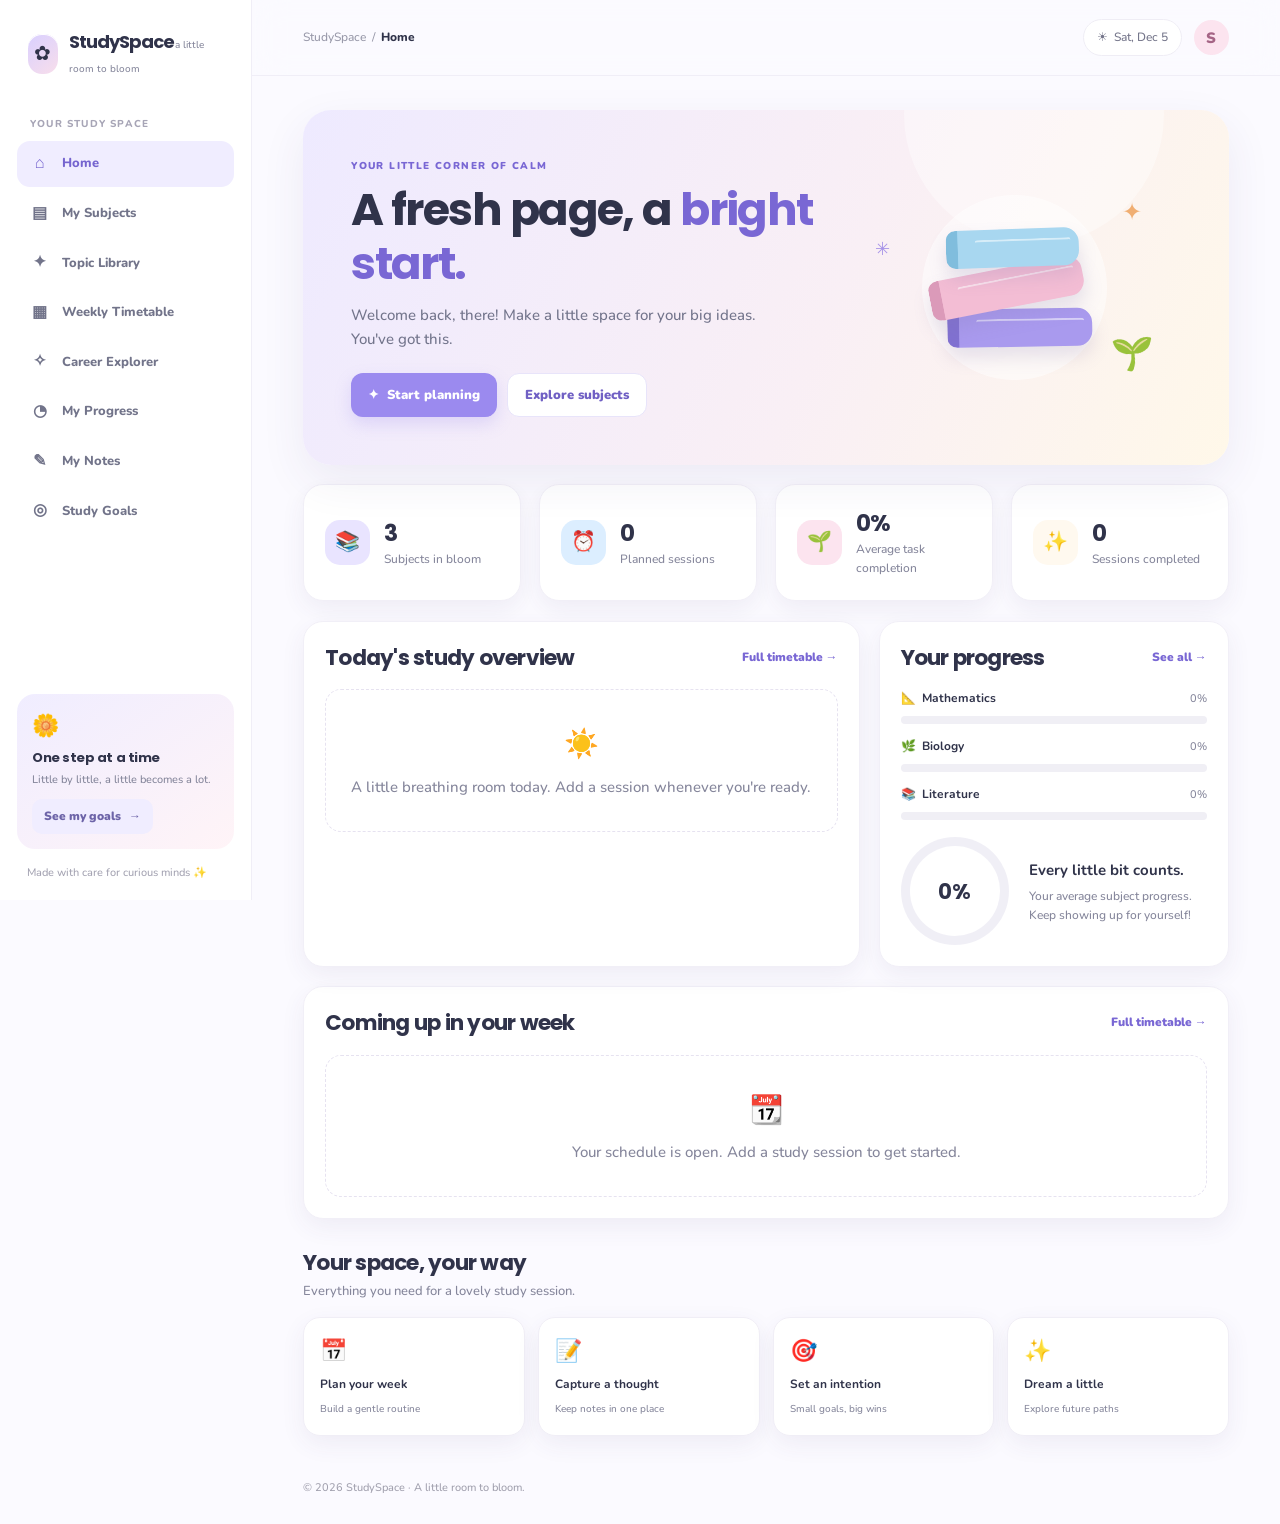
<file: index.html>
<!doctype html>
<html lang="en">
<head>
  <meta charset="utf-8">
  <meta name="viewport" content="width=device-width, initial-scale=1">
  <meta name="theme-color" content="#f8f6ff">
  <meta name="description" content="Your gentle space to plan, learn, and grow.">
  <title>StudySpace — your study, in bloom</title>
  <link rel="preconnect" href="https://fonts.googleapis.com">
  <link rel="preconnect" href="https://fonts.gstatic.com" crossorigin>
  <link href="https://fonts.googleapis.com/css2?family=Nunito:wght@400;500;600;700;800&family=Poppins:wght@500;600;700;800&display=swap" rel="stylesheet">
  <link rel="stylesheet" href="styles.css">
  <script src="app.js" defer></script>
</head>
<body data-page="home"><div id="app"></div></body>
</html>
</file>
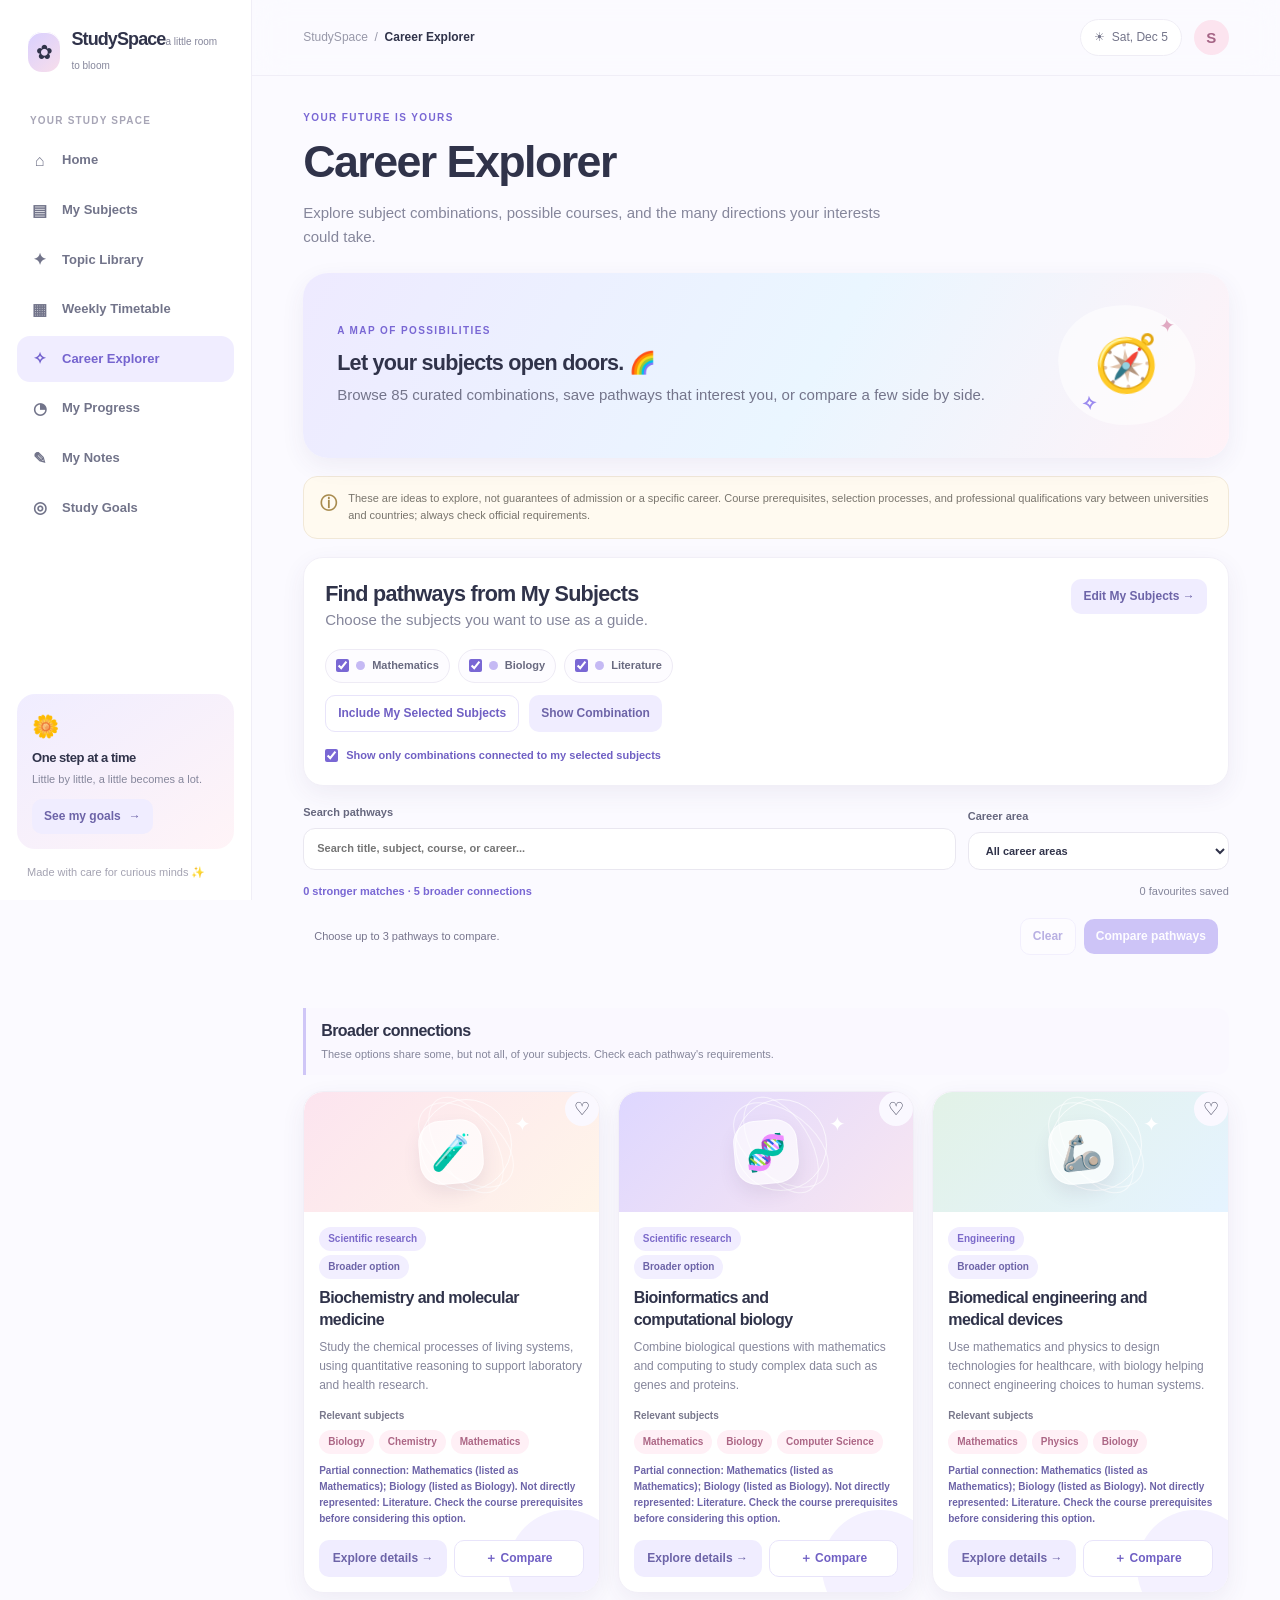
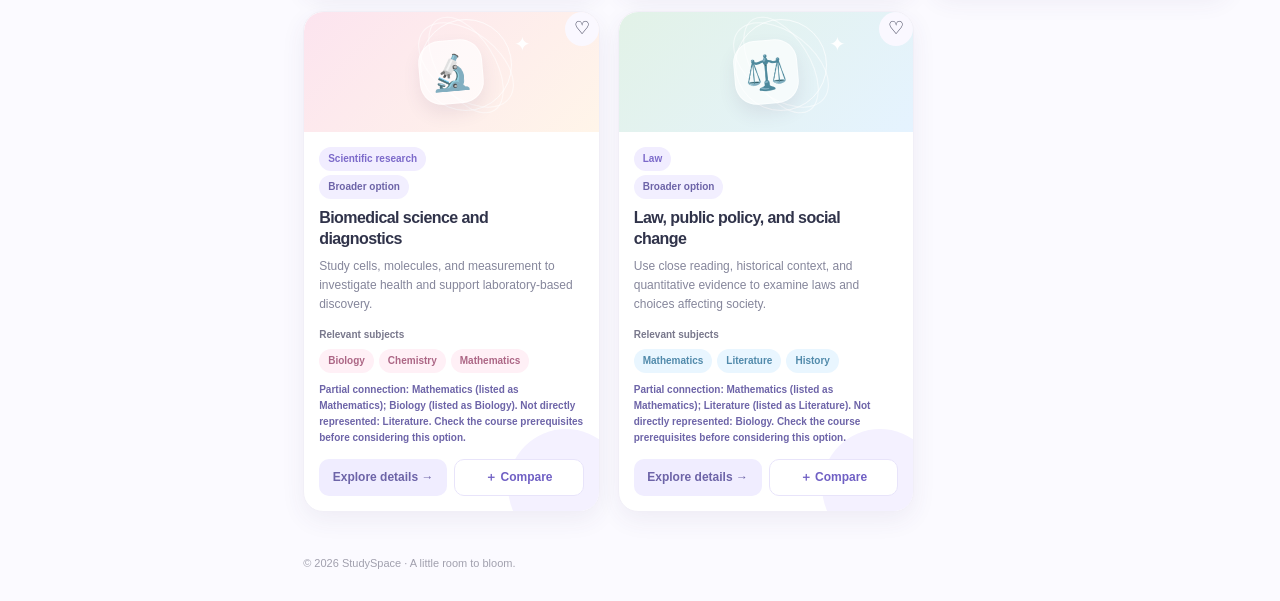
<file: careers.html>
<!doctype html>
<html lang="en"><head><meta charset="utf-8"><meta name="viewport" content="width=device-width, initial-scale=1"><meta name="theme-color" content="#f8f6ff"><title>Career Explorer — StudySpace</title><link rel="preconnect" href="https://fonts.googleapis.com"><link rel="preconnect" href="https://fonts.gstatic.com" crossorigin><link rel="stylesheet" href="styles.css"><script src="career-pathways.js" defer></script><script src="app.js" defer></script></head><body data-page="careers"><div id="app"></div></body></html>
</file>
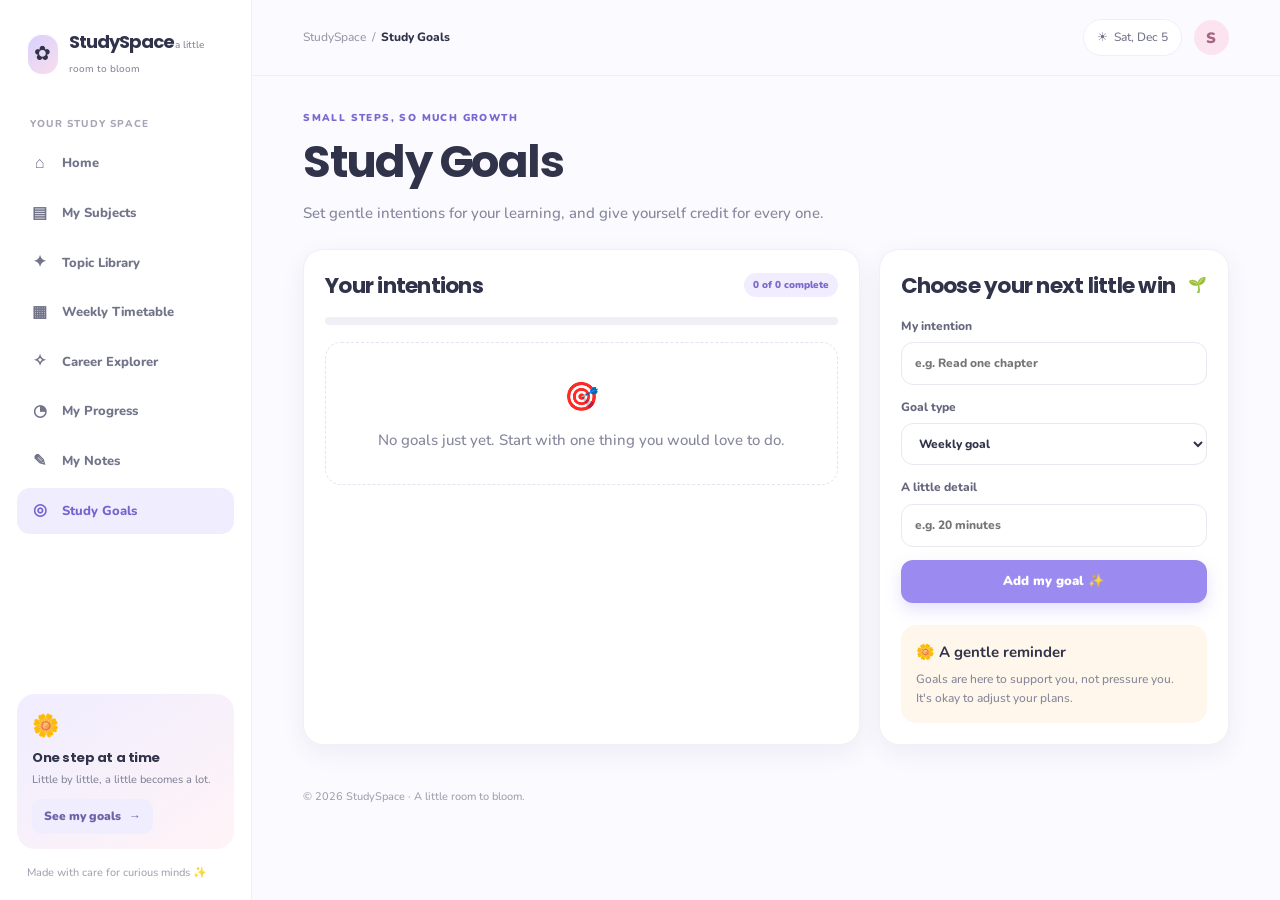
<file: goals.html>
<!doctype html>
<html lang="en"><head><meta charset="utf-8"><meta name="viewport" content="width=device-width, initial-scale=1"><meta name="theme-color" content="#f8f6ff"><title>Study Goals — StudySpace</title><link rel="preconnect" href="https://fonts.googleapis.com"><link rel="preconnect" href="https://fonts.gstatic.com" crossorigin><link href="https://fonts.googleapis.com/css2?family=Nunito:wght@400;500;600;700;800&family=Poppins:wght@500;600;700;800&display=swap" rel="stylesheet"><link rel="stylesheet" href="styles.css"><script src="app.js" defer></script></head><body data-page="goals"><div id="app"></div></body></html>
</file>
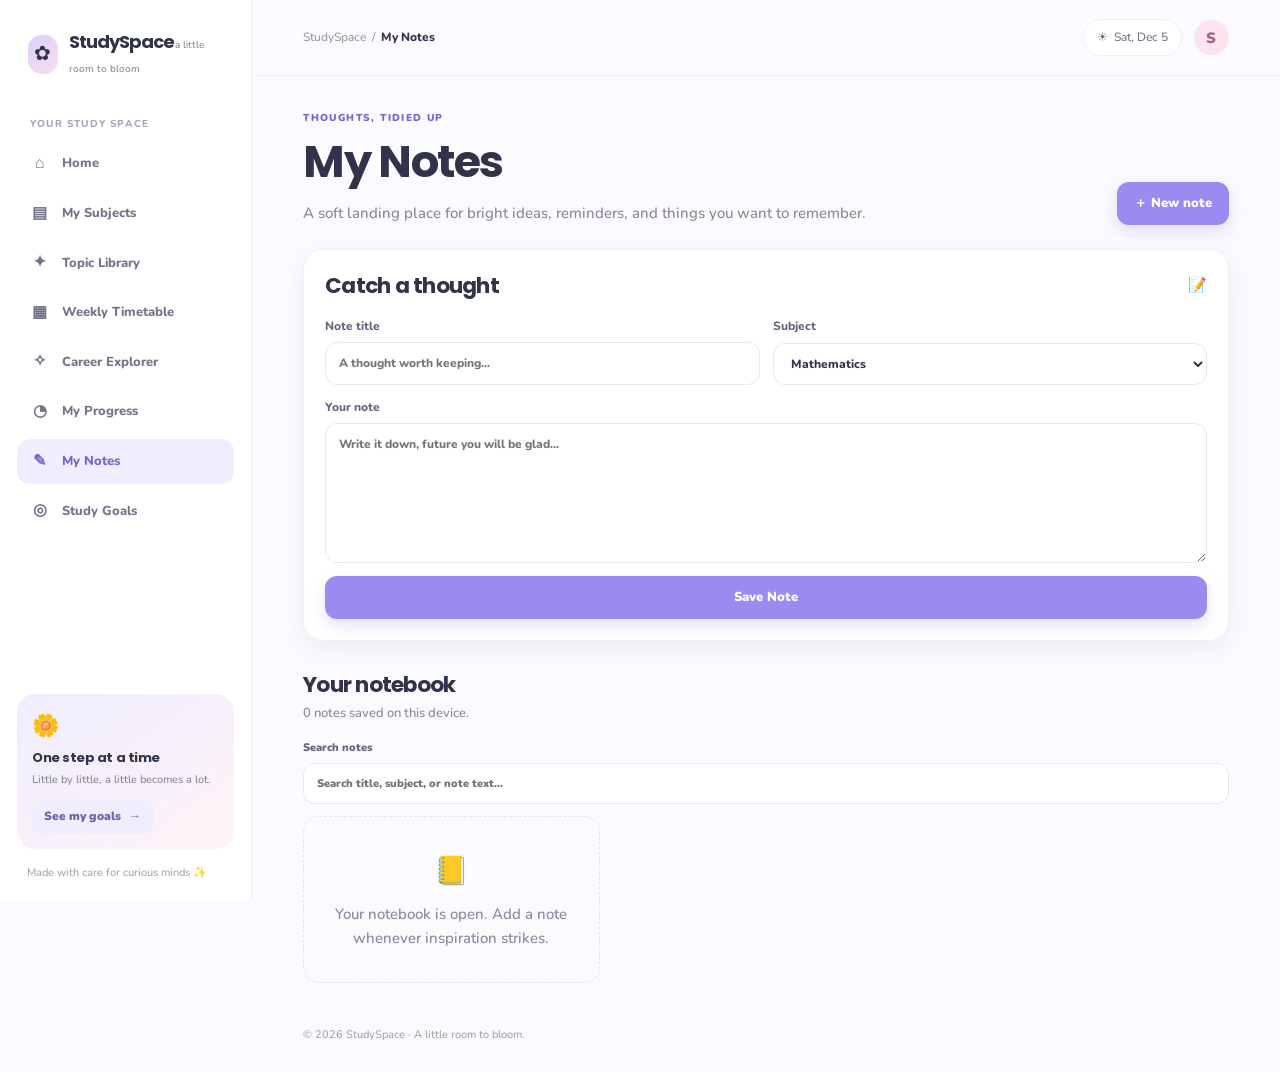
<file: notes.html>
<!doctype html>
<html lang="en"><head><meta charset="utf-8"><meta name="viewport" content="width=device-width, initial-scale=1"><meta name="theme-color" content="#f8f6ff"><title>My Notes — StudySpace</title><link rel="preconnect" href="https://fonts.googleapis.com"><link rel="preconnect" href="https://fonts.gstatic.com" crossorigin><link href="https://fonts.googleapis.com/css2?family=Nunito:wght@400;500;600;700;800&family=Poppins:wght@500;600;700;800&display=swap" rel="stylesheet"><link rel="stylesheet" href="styles.css"><script src="app.js" defer></script></head><body data-page="notes"><div id="app"></div></body></html>
</file>
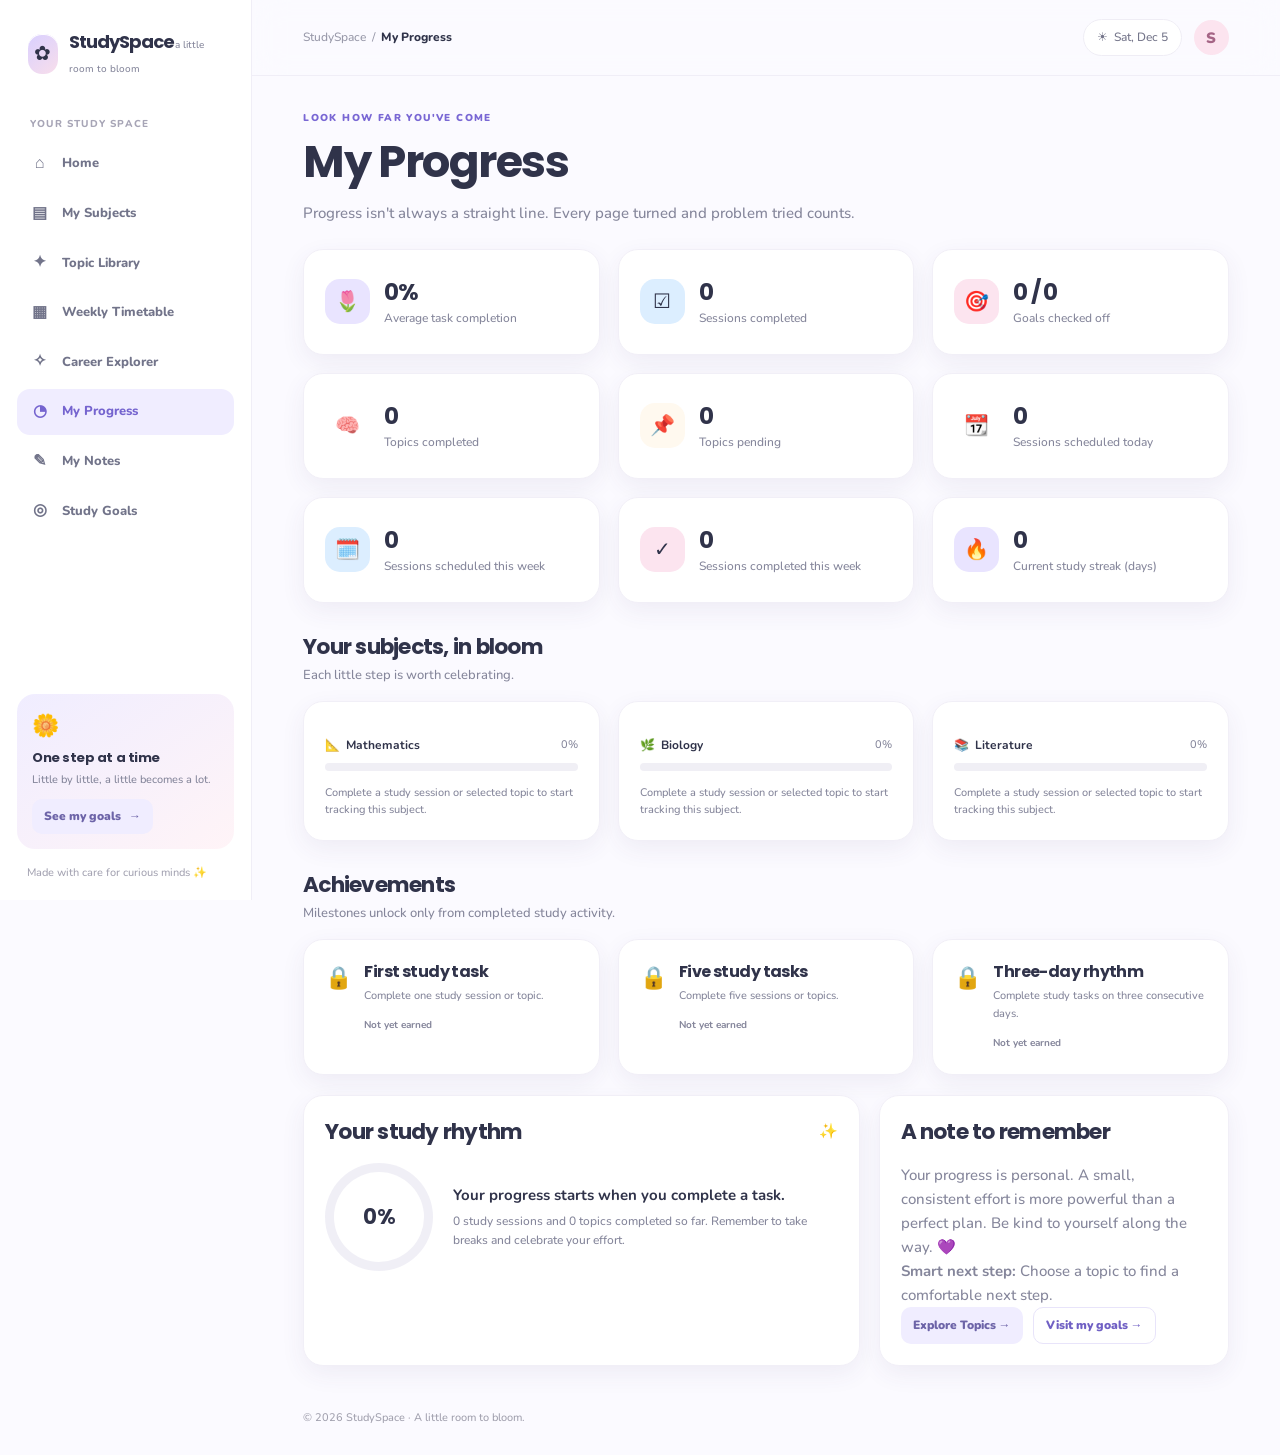
<file: progress.html>
<!doctype html>
<html lang="en"><head><meta charset="utf-8"><meta name="viewport" content="width=device-width, initial-scale=1"><meta name="theme-color" content="#f8f6ff"><title>My Progress — StudySpace</title><link rel="preconnect" href="https://fonts.googleapis.com"><link rel="preconnect" href="https://fonts.gstatic.com" crossorigin><link href="https://fonts.googleapis.com/css2?family=Nunito:wght@400;500;600;700;800&family=Poppins:wght@500;600;700;800&display=swap" rel="stylesheet"><link rel="stylesheet" href="styles.css"><script src="app.js" defer></script></head><body data-page="progress"><div id="app"></div></body></html>
</file>
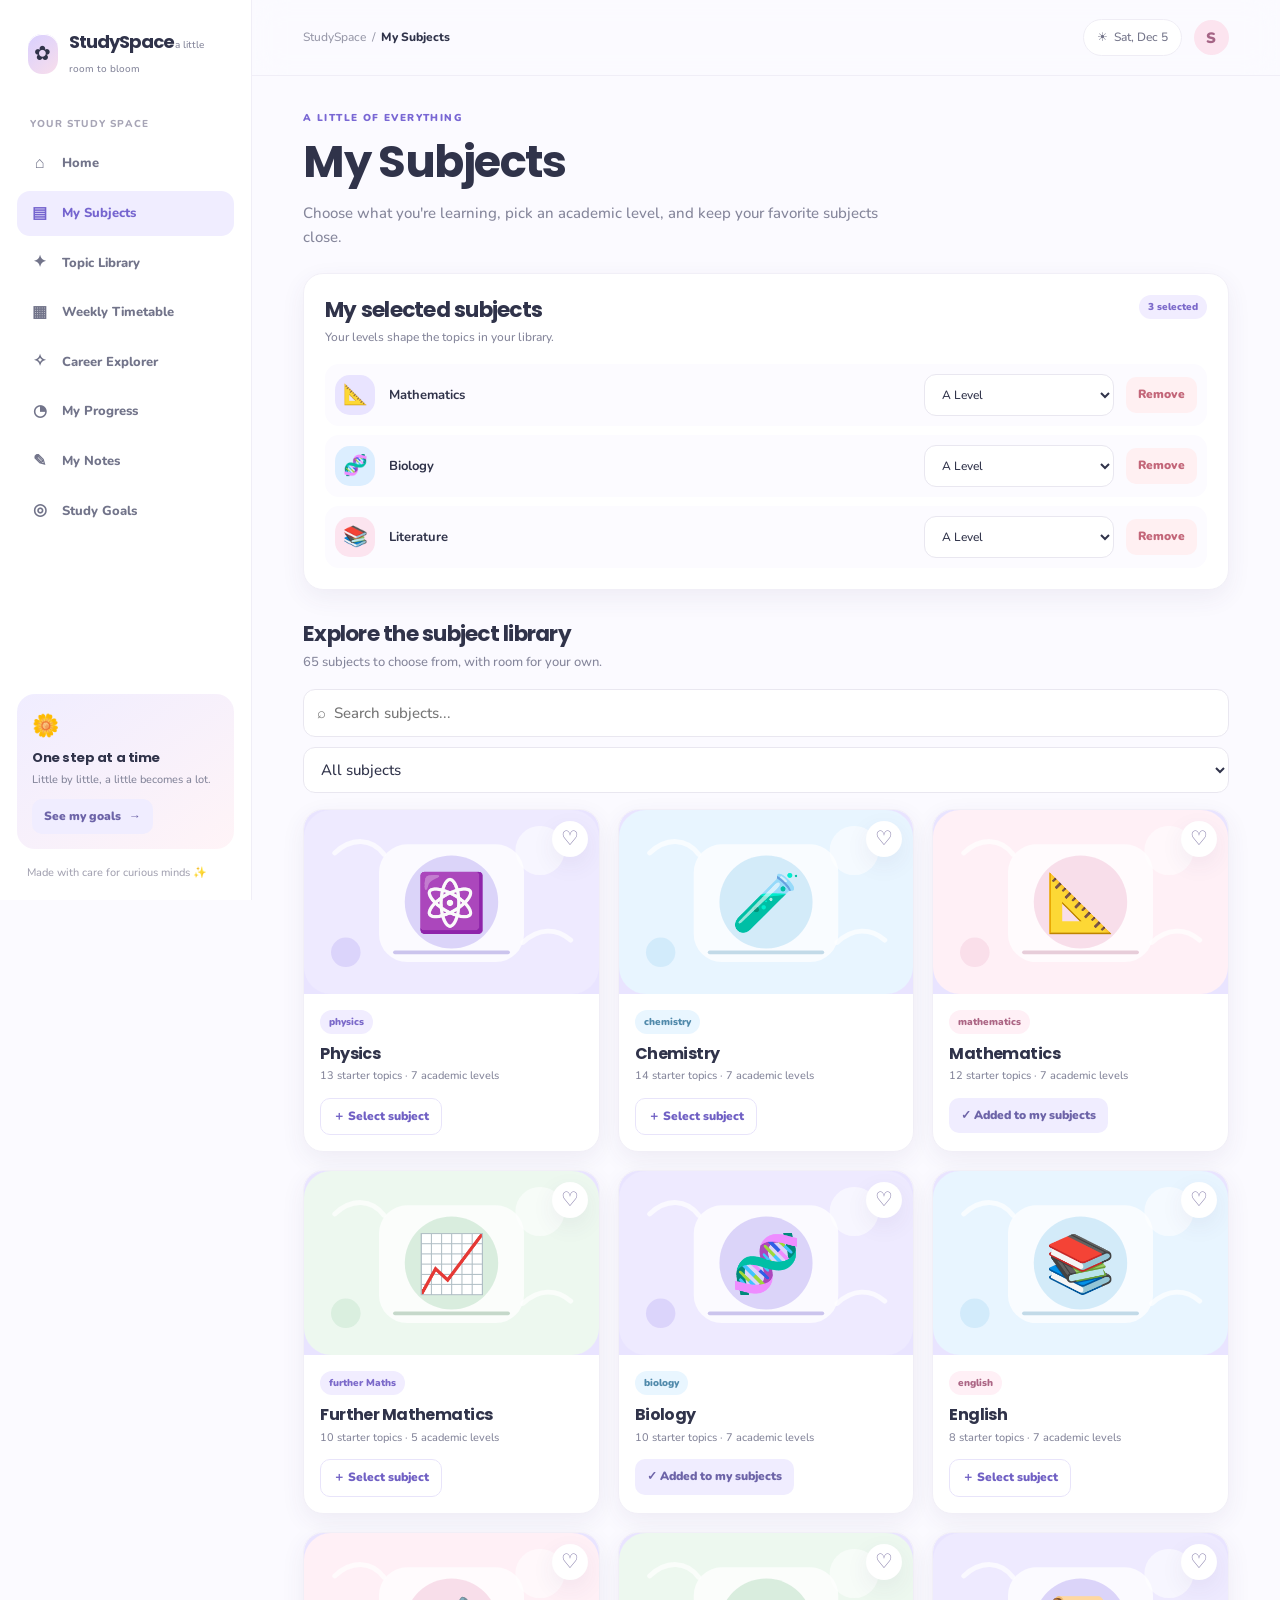
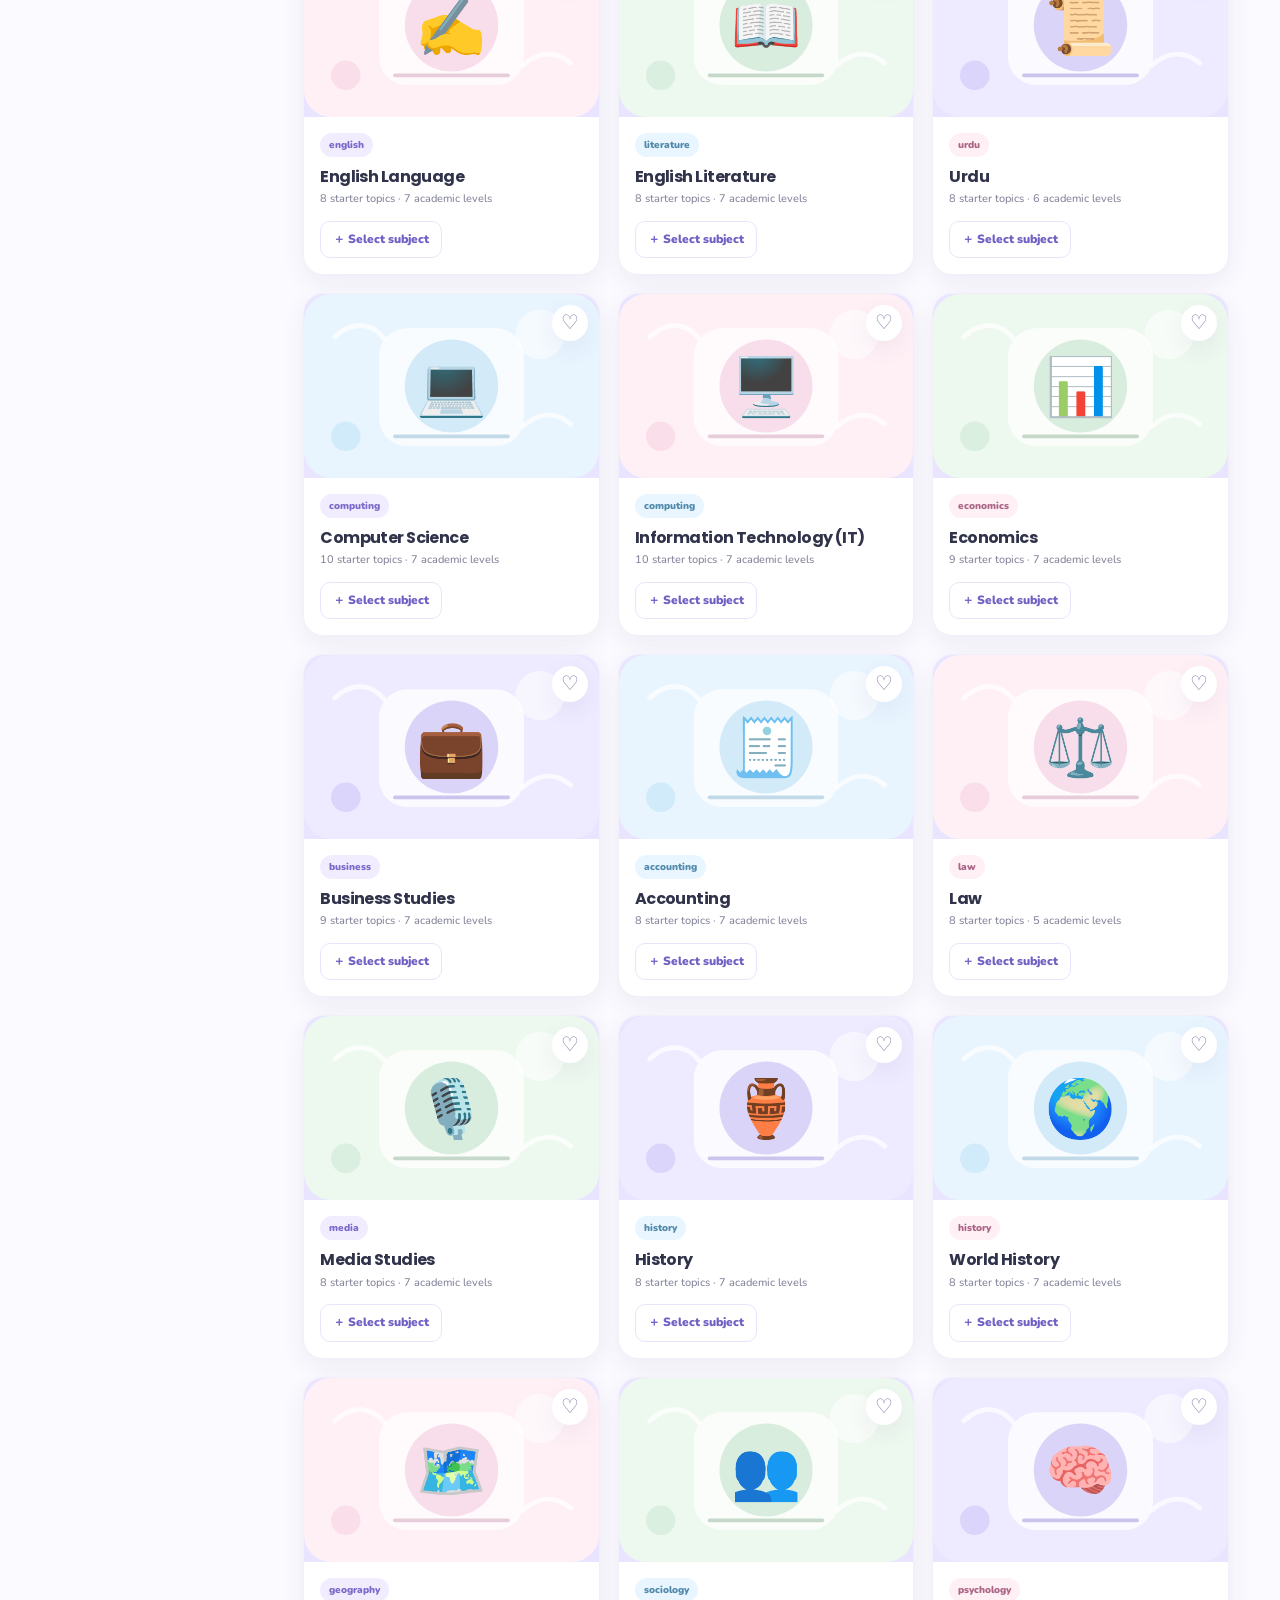
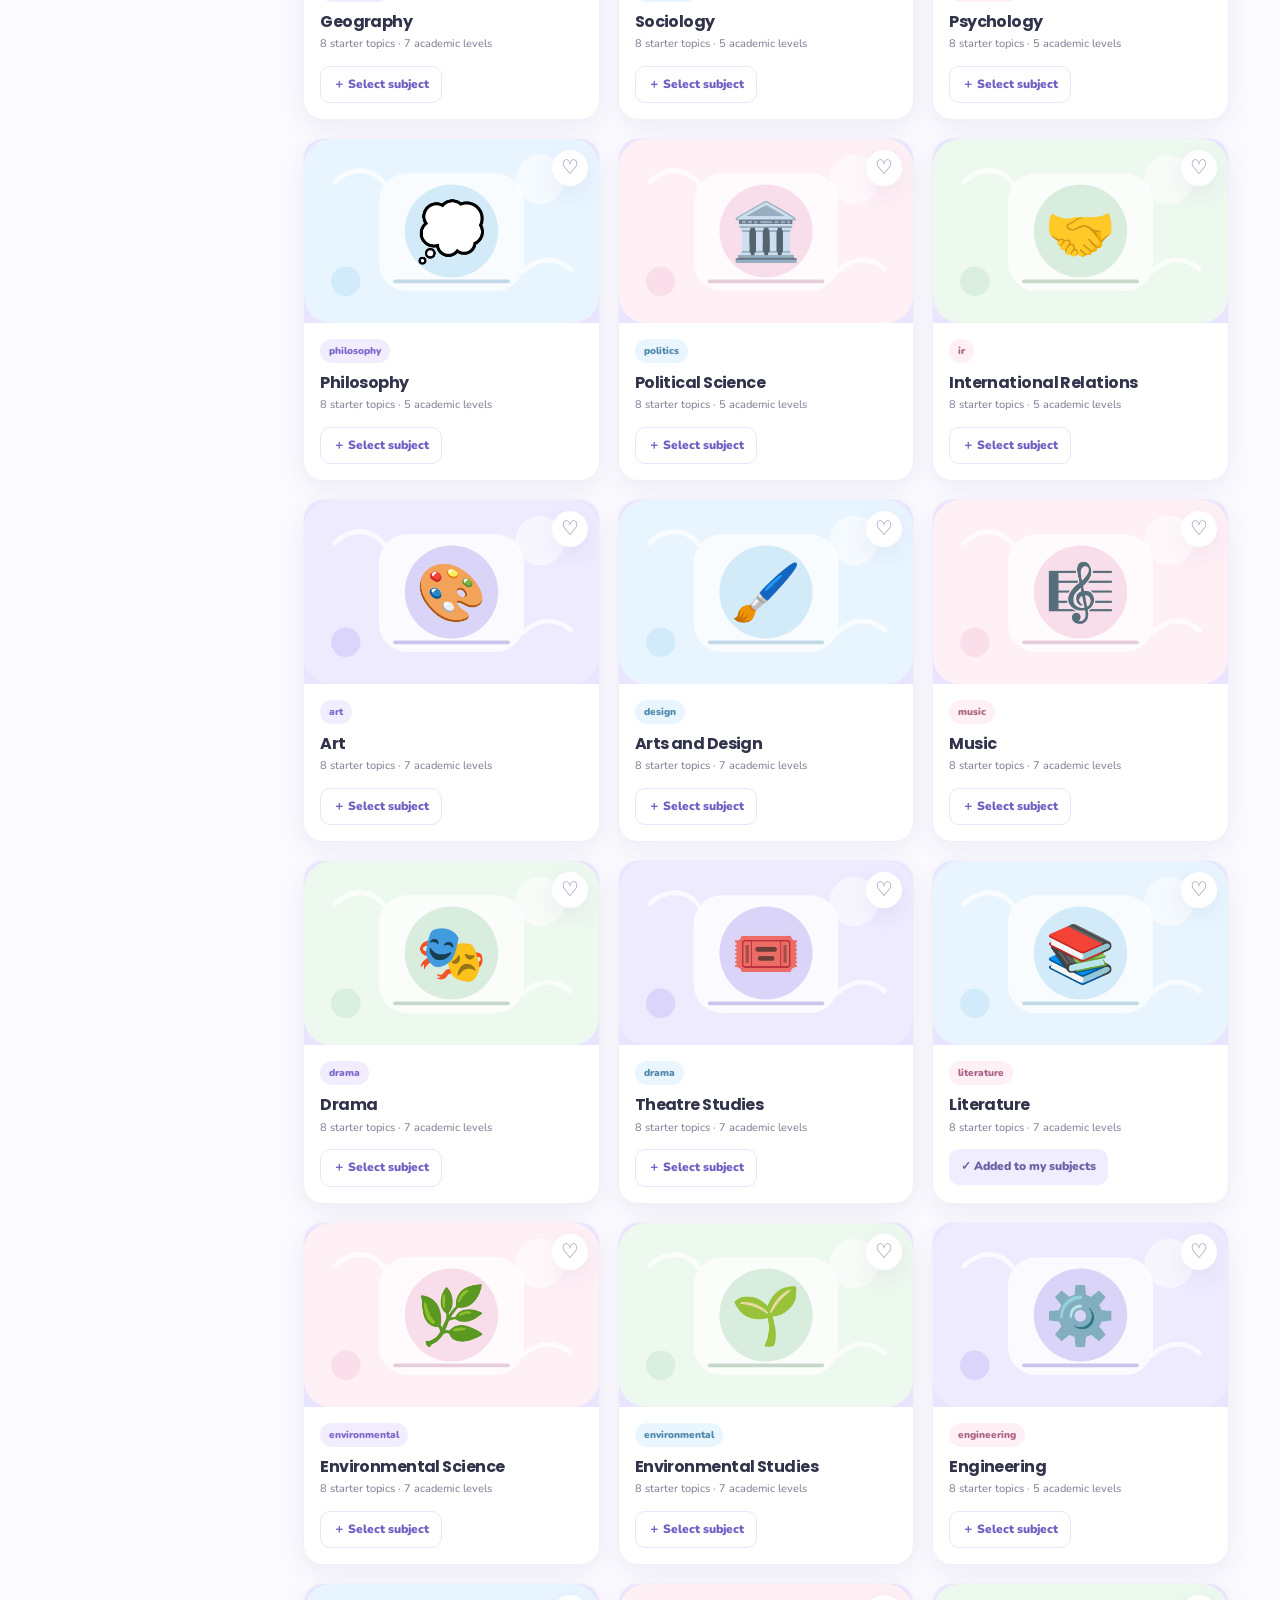
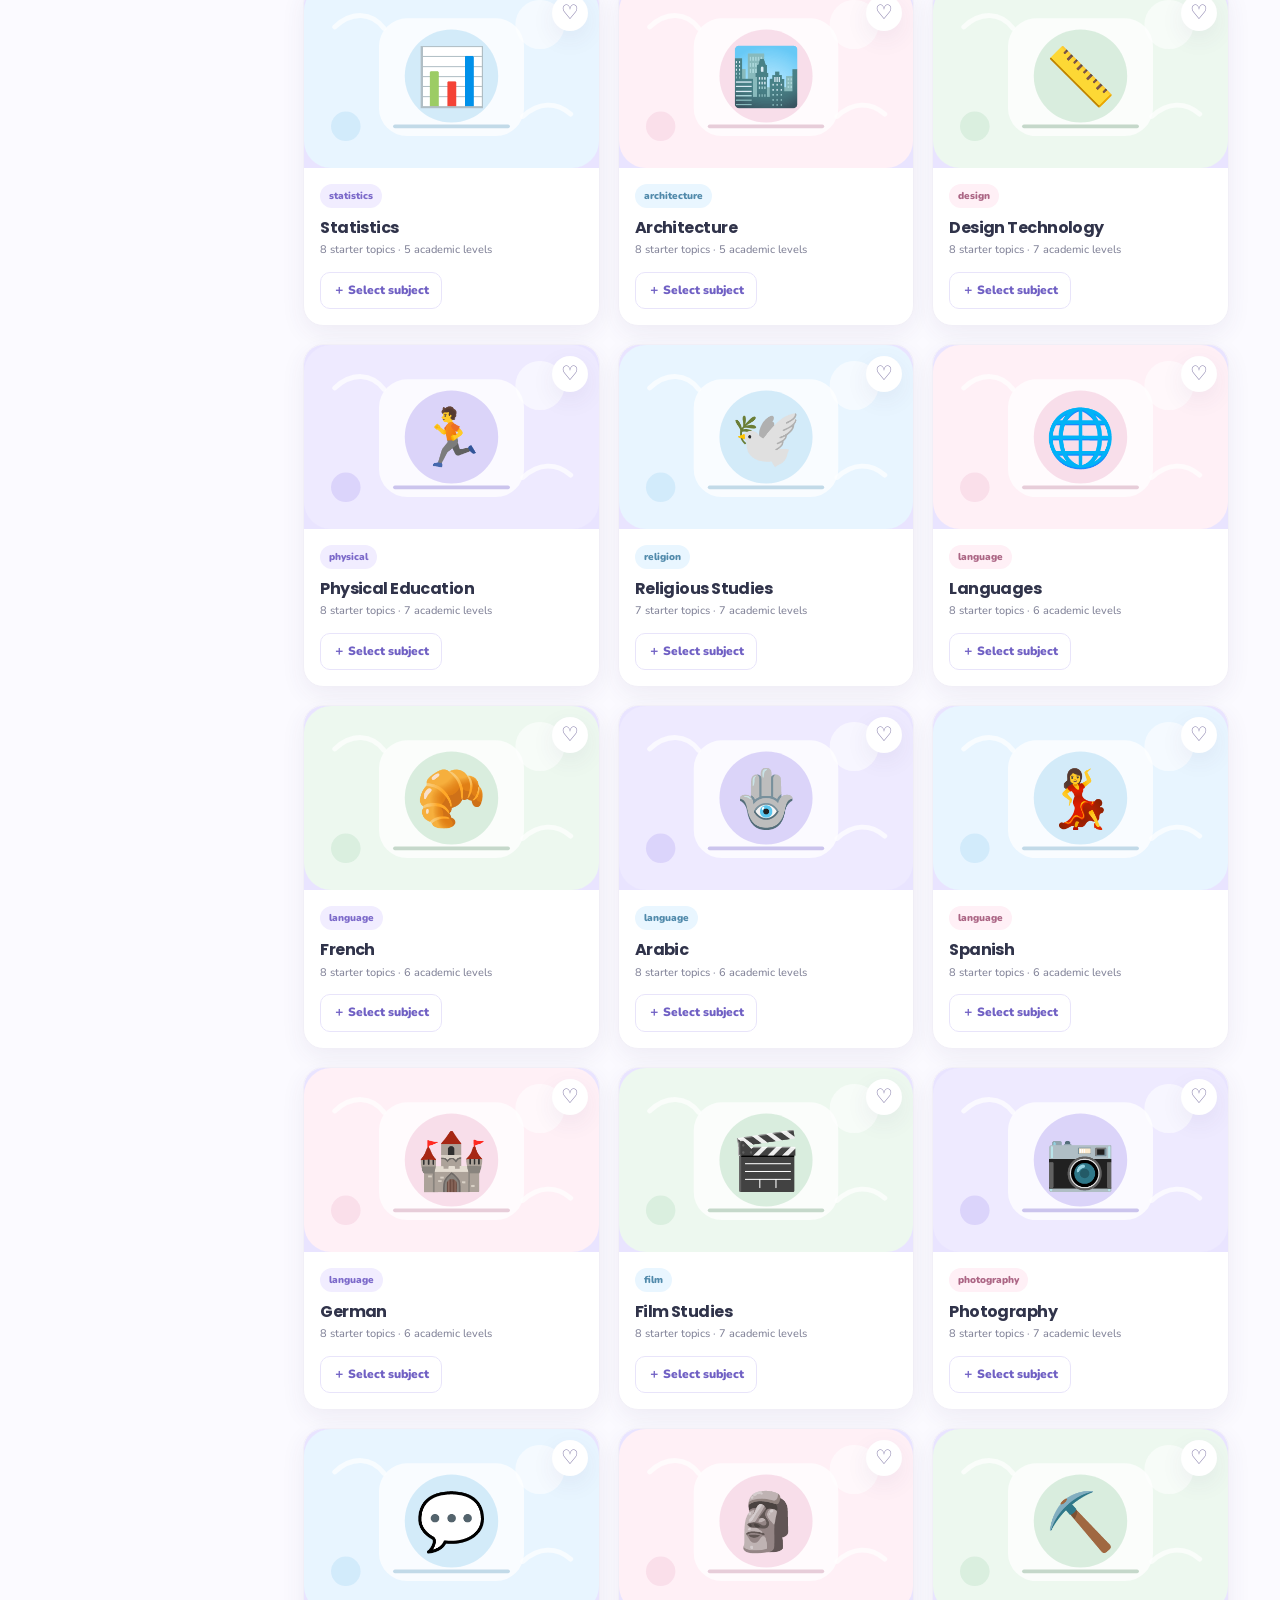
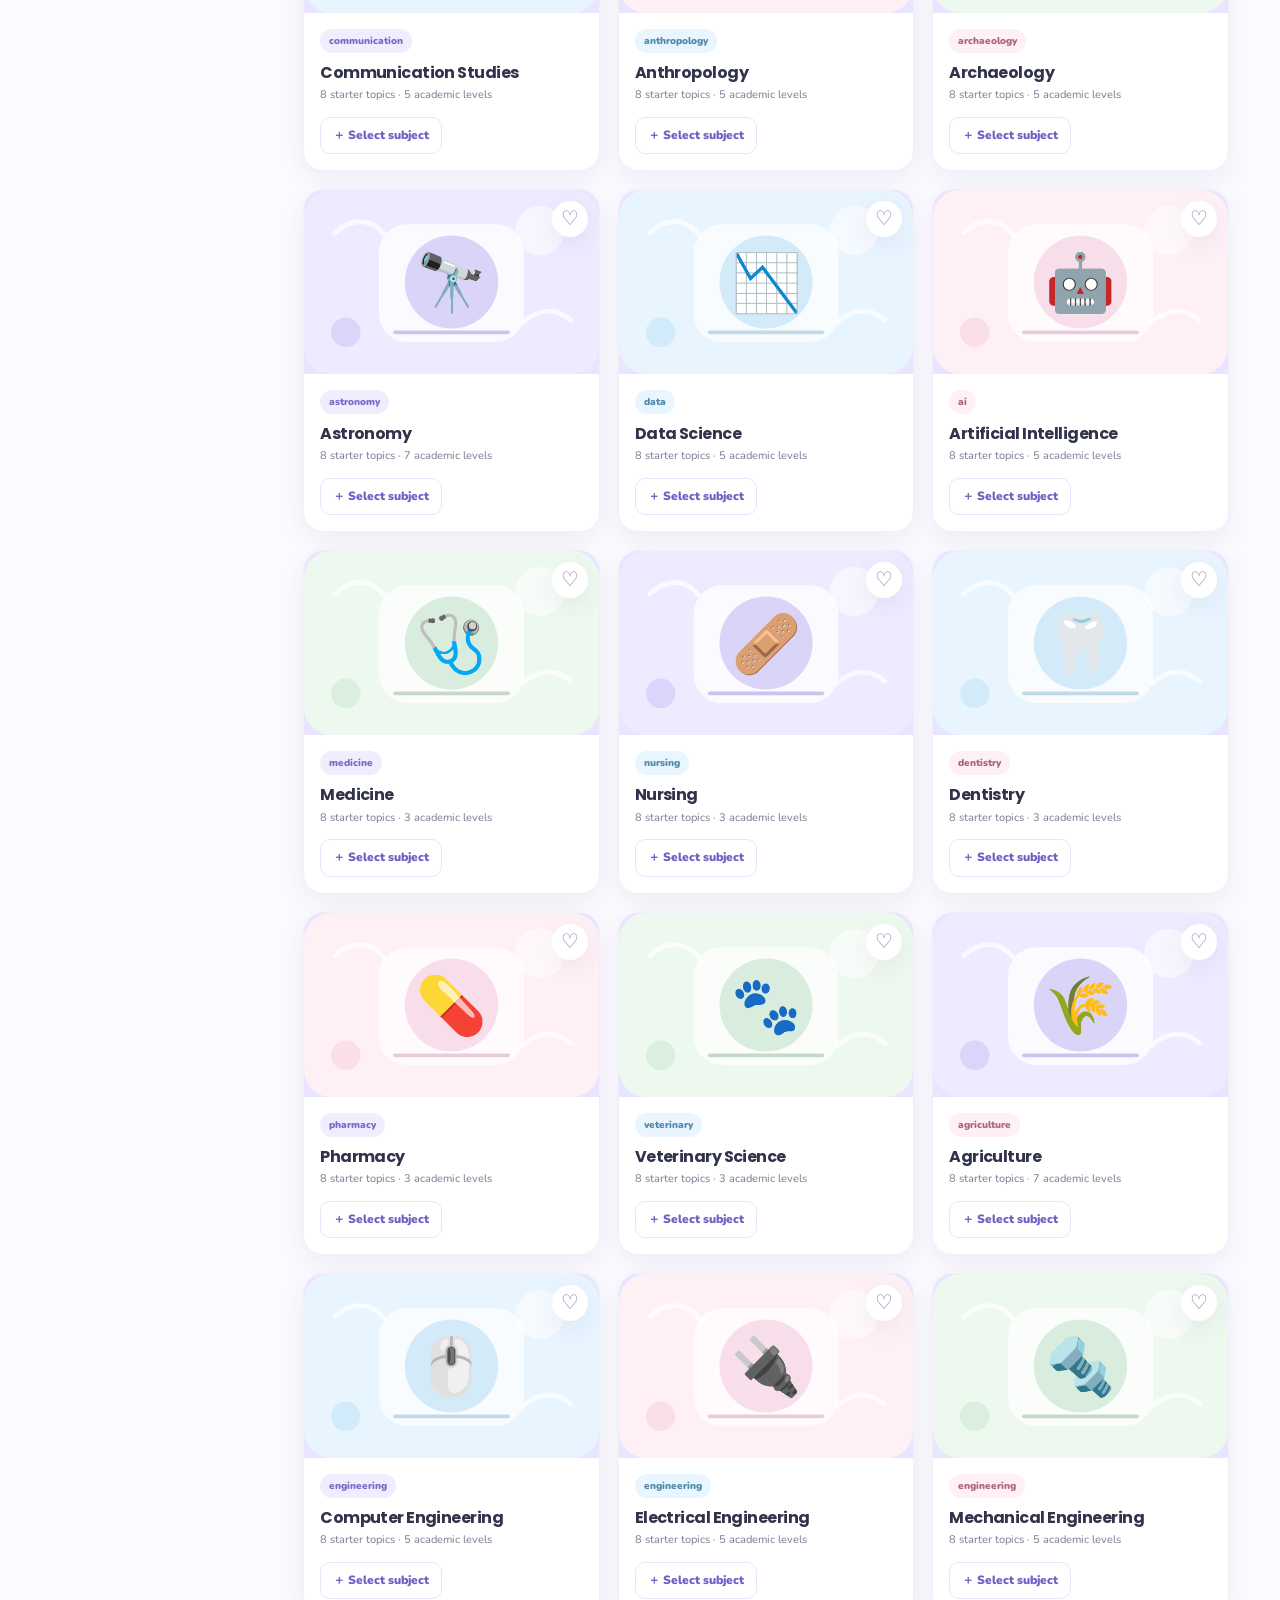
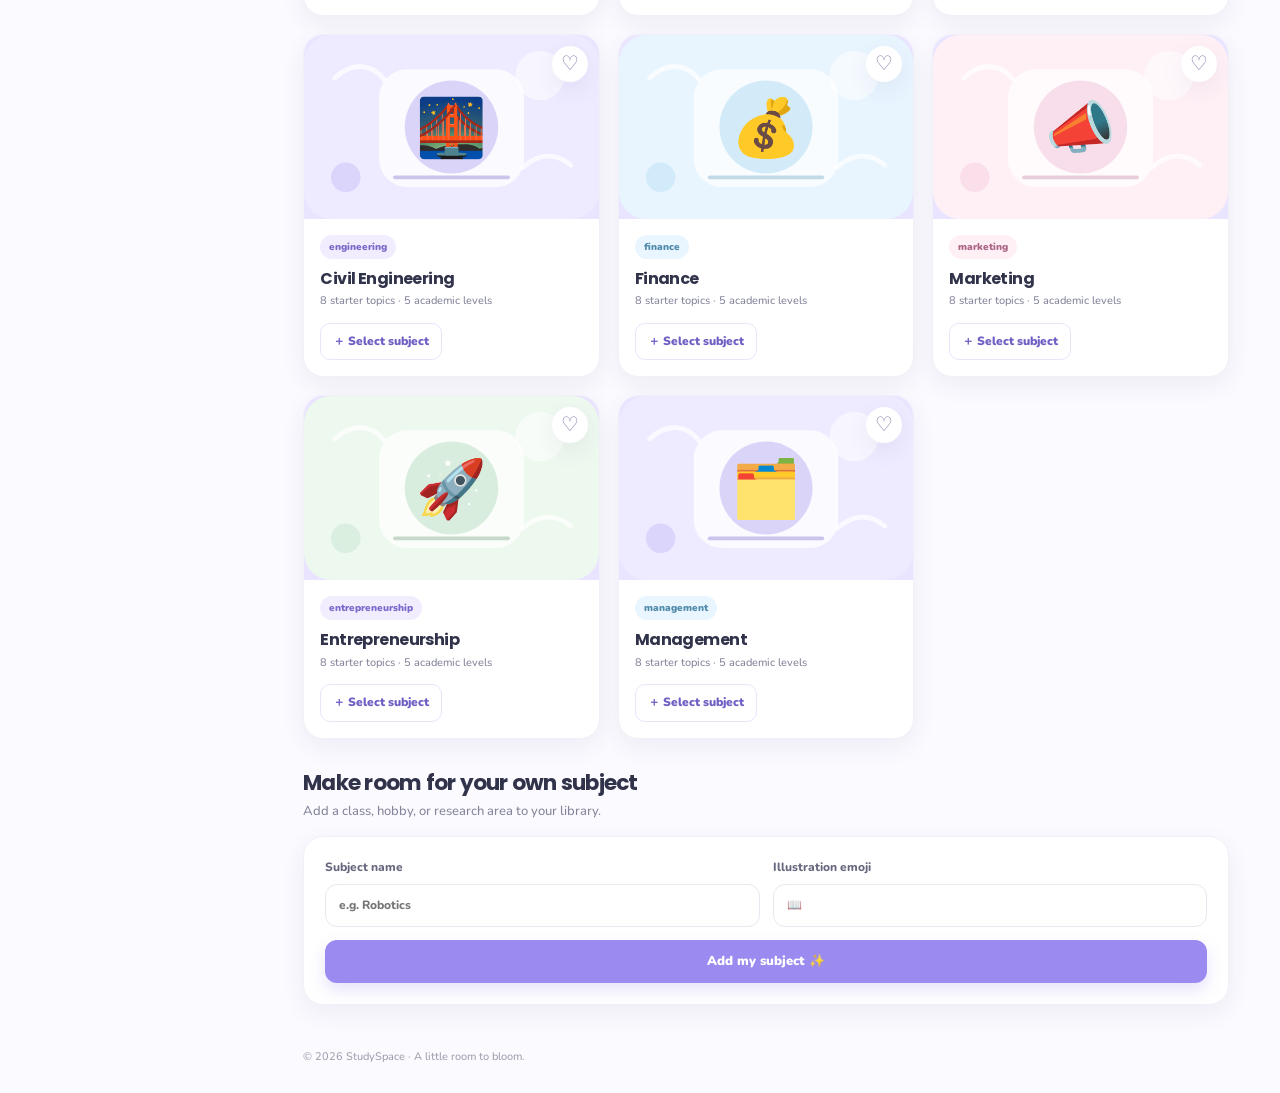
<file: subjects.html>
<!doctype html>
<html lang="en"><head><meta charset="utf-8"><meta name="viewport" content="width=device-width, initial-scale=1"><meta name="theme-color" content="#f8f6ff"><title>My Subjects — StudySpace</title><link rel="preconnect" href="https://fonts.googleapis.com"><link rel="preconnect" href="https://fonts.gstatic.com" crossorigin><link href="https://fonts.googleapis.com/css2?family=Nunito:wght@400;500;600;700;800&family=Poppins:wght@500;600;700;800&display=swap" rel="stylesheet"><link rel="stylesheet" href="styles.css"><script src="subject-library.js" defer></script><script src="app.js" defer></script></head><body data-page="subjects"><div id="app"></div></body></html>
</file>
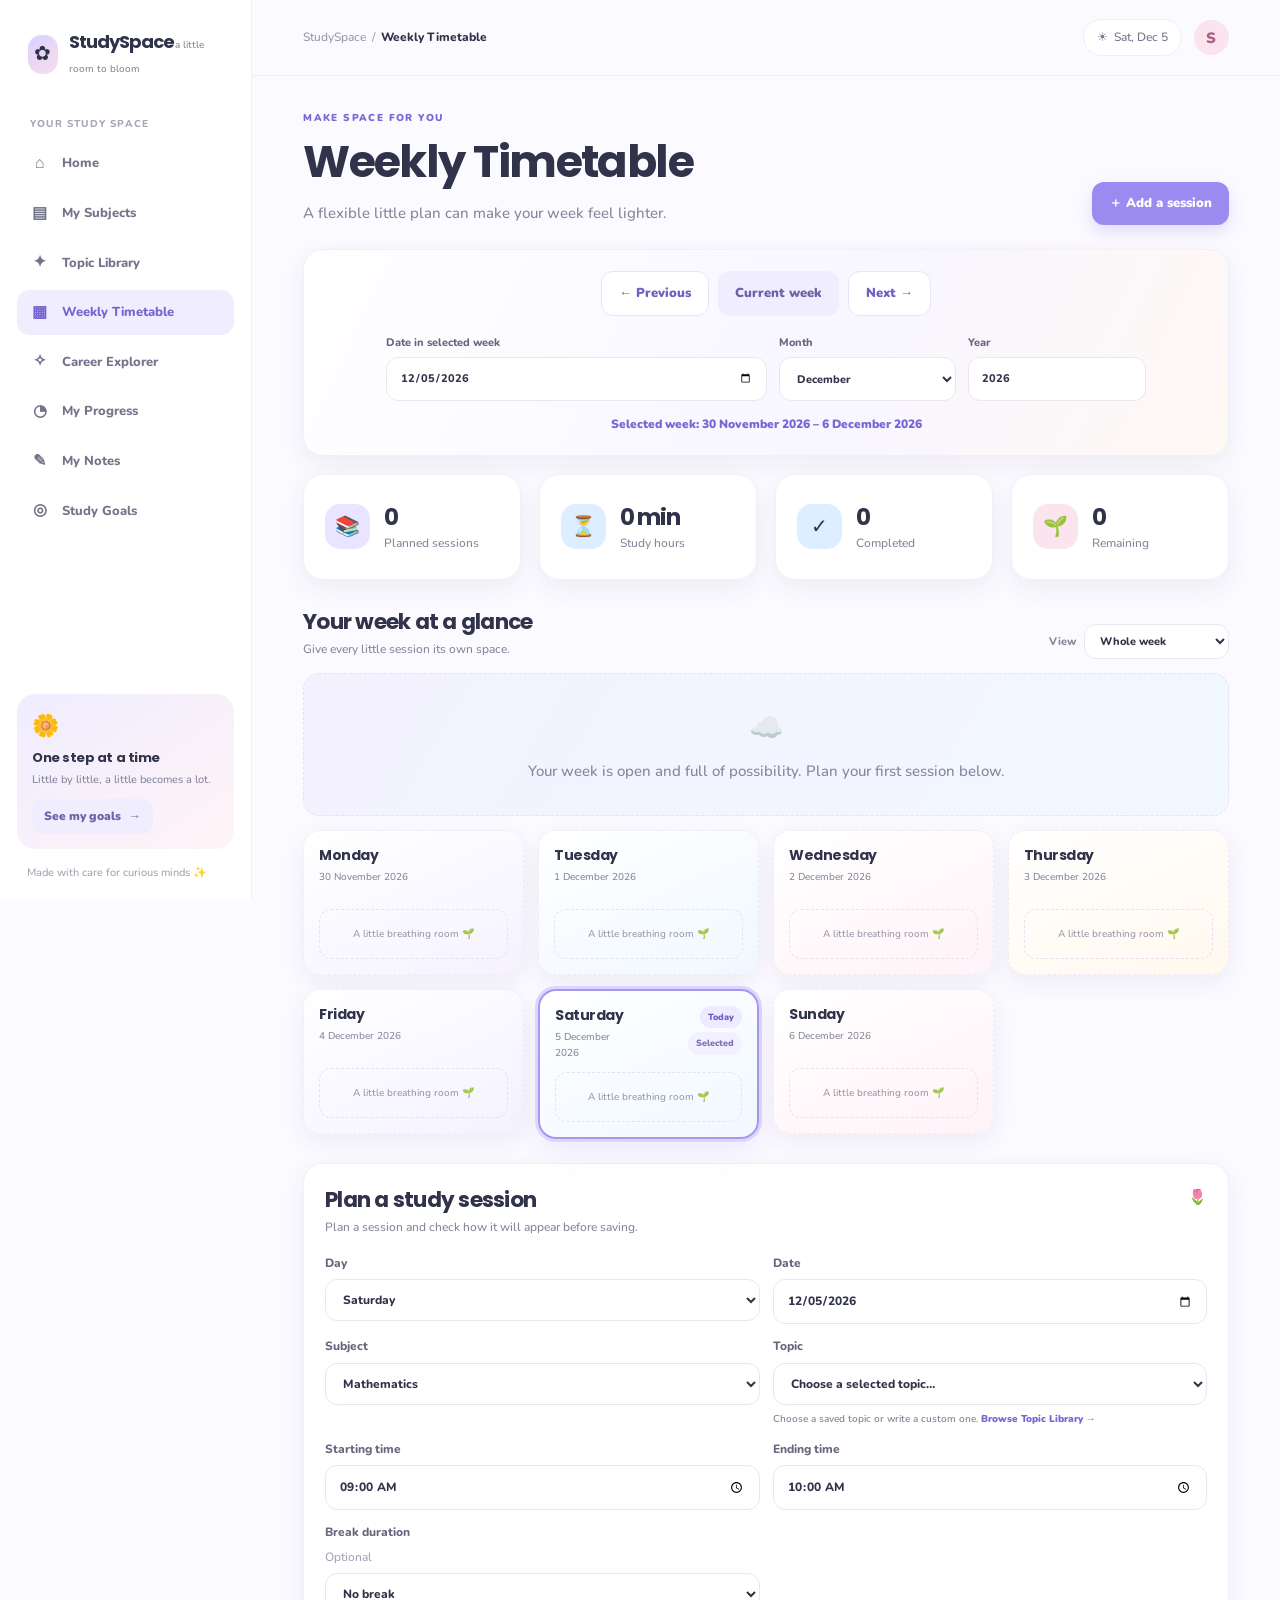
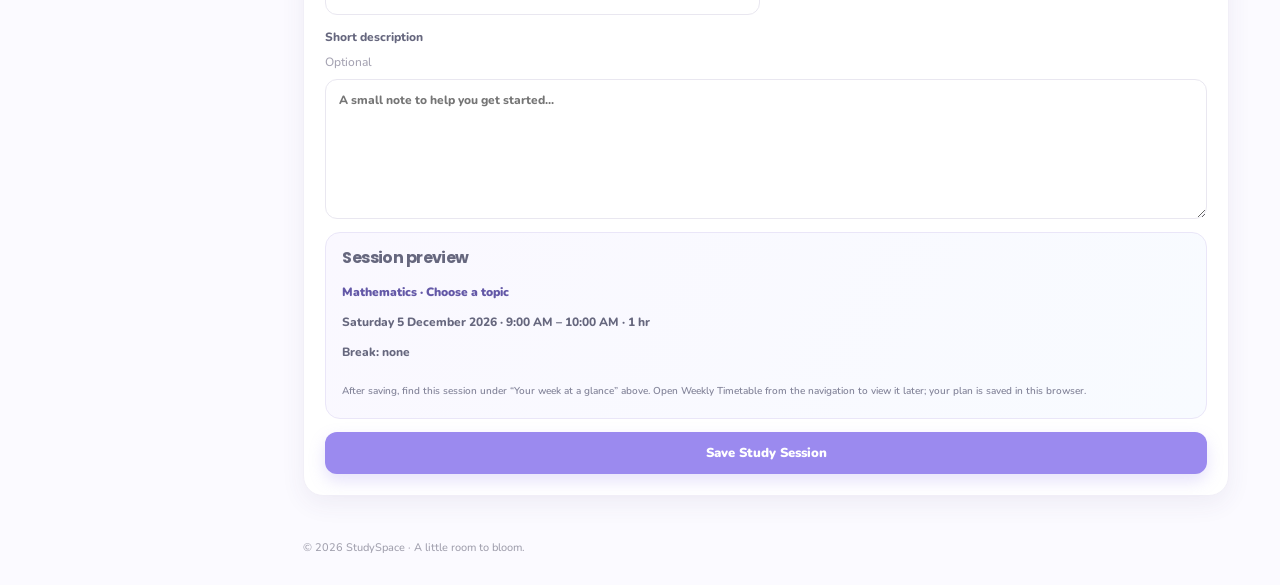
<file: timetable.html>
<!doctype html>
<html lang="en"><head><meta charset="utf-8"><meta name="viewport" content="width=device-width, initial-scale=1"><meta name="theme-color" content="#f8f6ff"><title>Weekly Timetable — StudySpace</title><link rel="preconnect" href="https://fonts.googleapis.com"><link rel="preconnect" href="https://fonts.gstatic.com" crossorigin><link href="https://fonts.googleapis.com/css2?family=Nunito:wght@400;500;600;700;800&family=Poppins:wght@500;600;700;800&display=swap" rel="stylesheet"><link rel="stylesheet" href="styles.css"><script src="subject-library.js" defer></script><script src="app.js" defer></script></head><body data-page="timetable"><div id="app"></div></body></html>
</file>
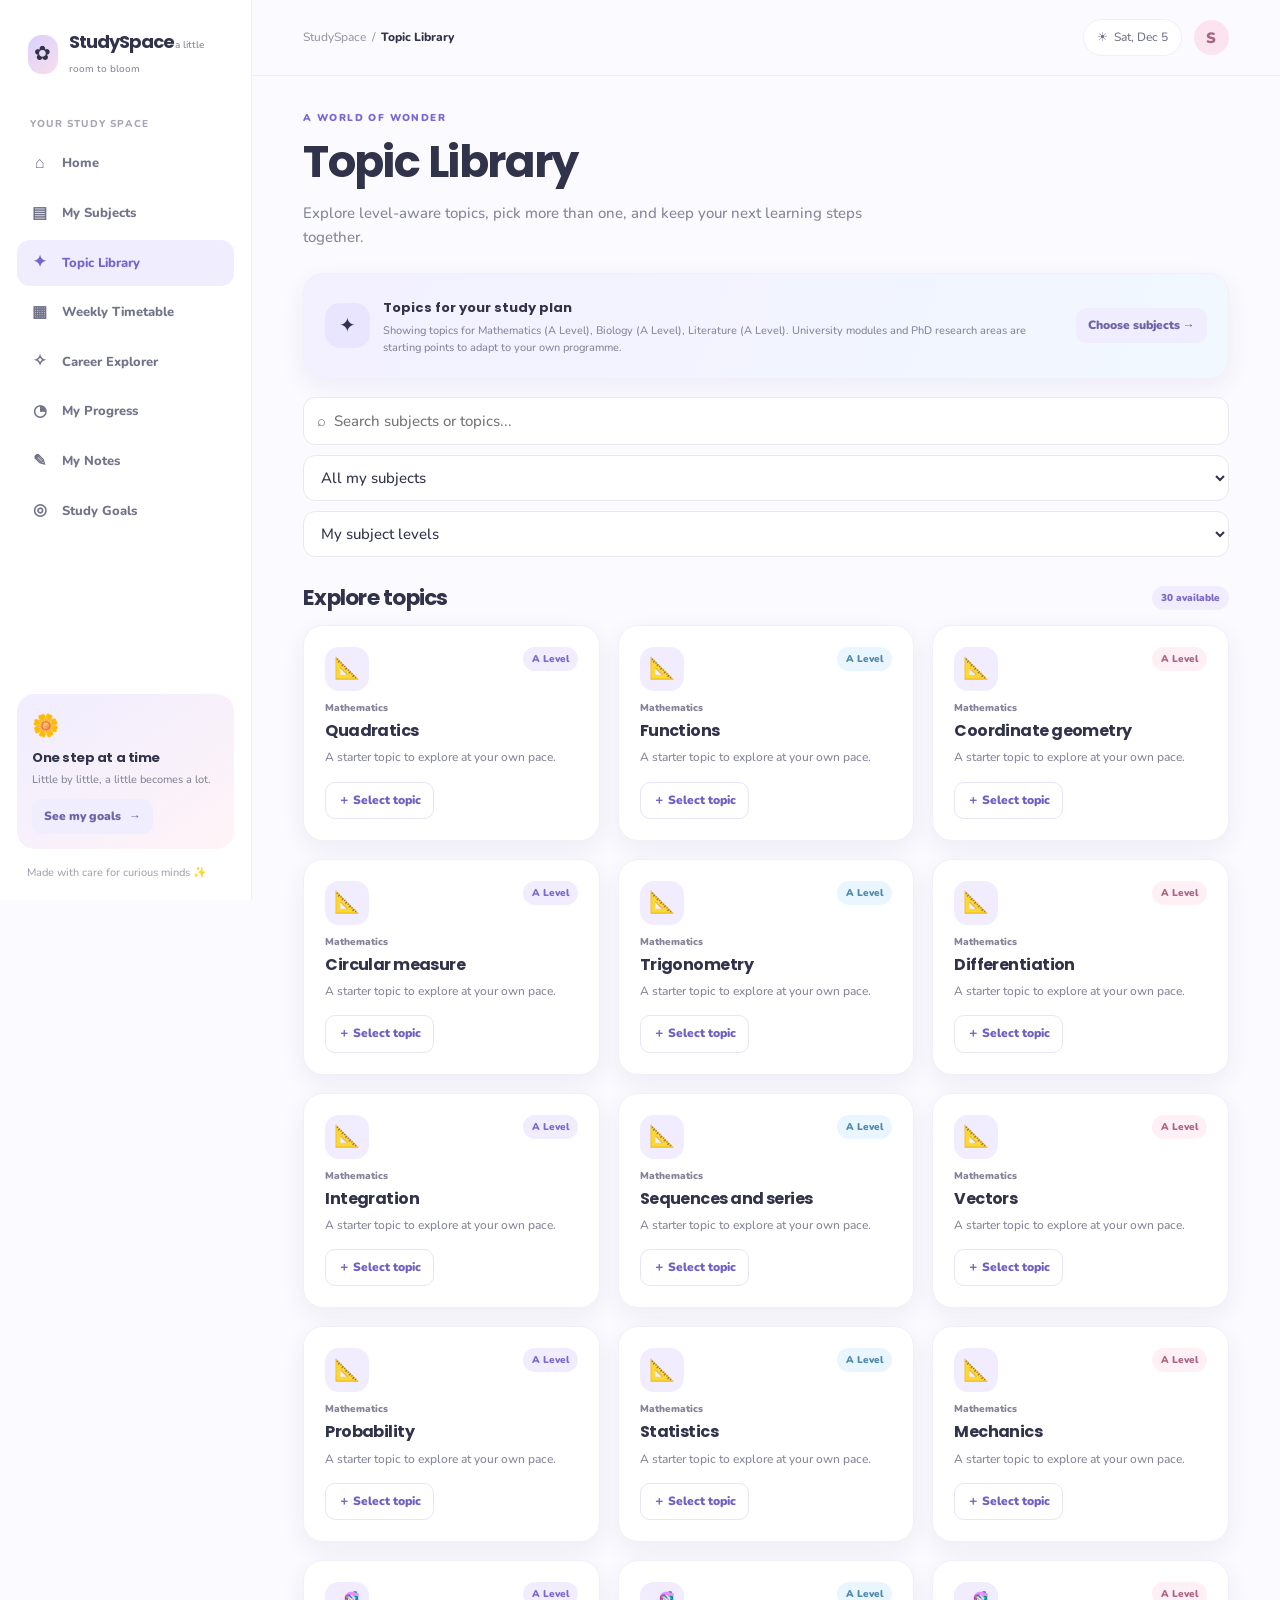
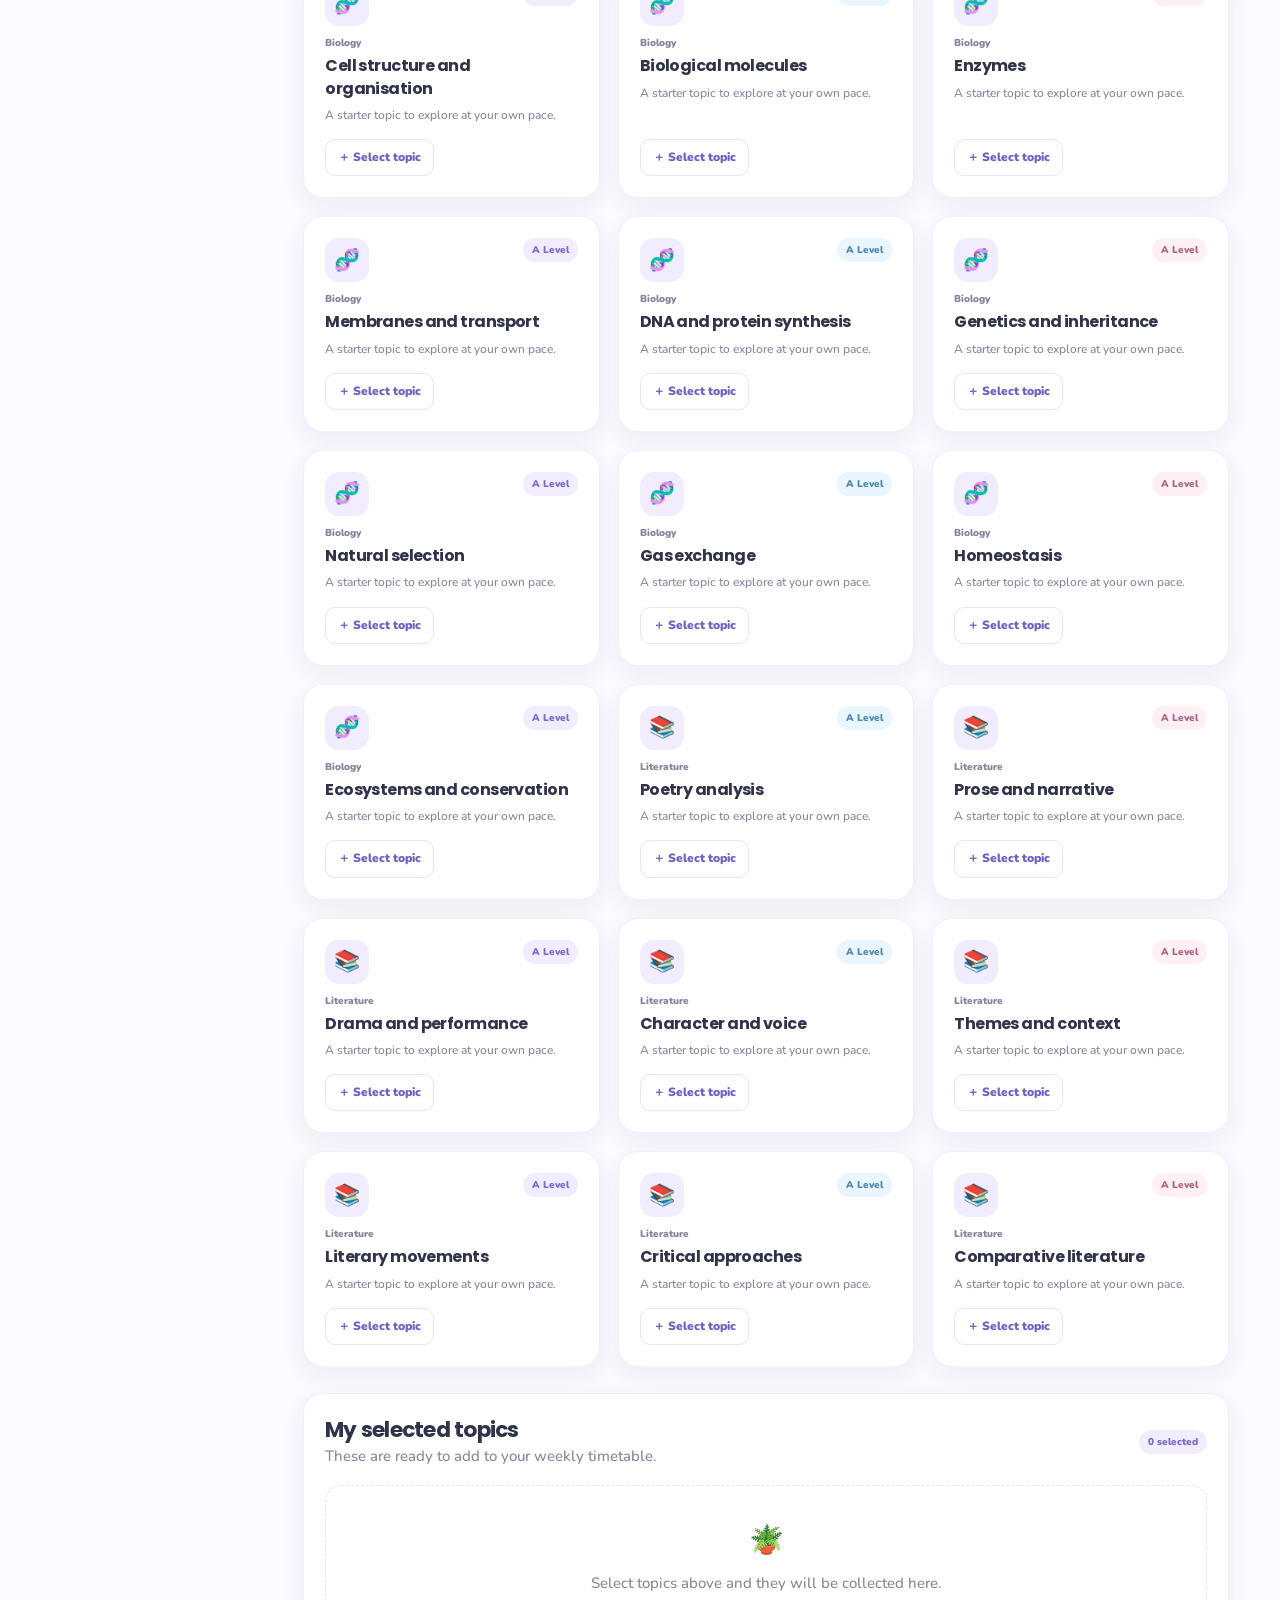
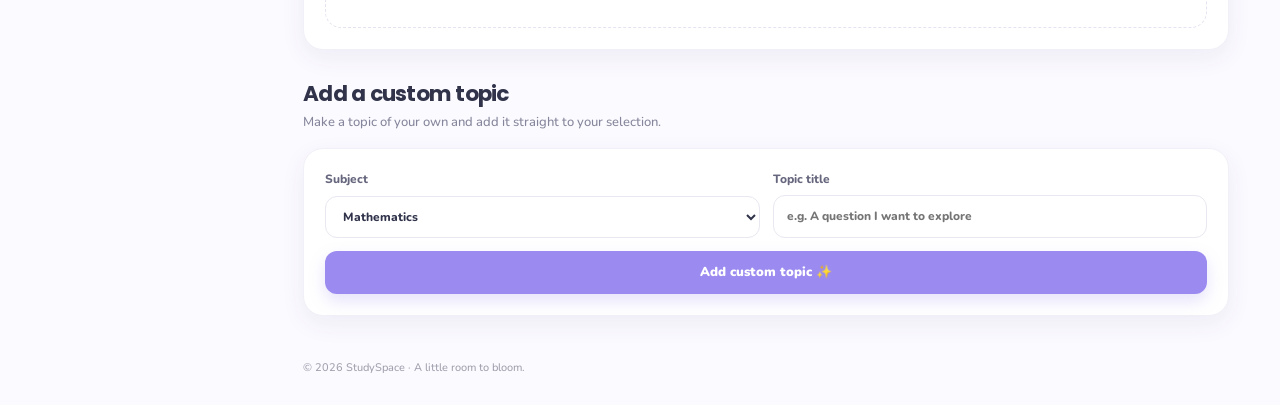
<file: topics.html>
<!doctype html>
<html lang="en"><head><meta charset="utf-8"><meta name="viewport" content="width=device-width, initial-scale=1"><meta name="theme-color" content="#f8f6ff"><title>Topic Library — StudySpace</title><link rel="preconnect" href="https://fonts.googleapis.com"><link rel="preconnect" href="https://fonts.gstatic.com" crossorigin><link href="https://fonts.googleapis.com/css2?family=Nunito:wght@400;500;600;700;800&family=Poppins:wght@500;600;700;800&display=swap" rel="stylesheet"><link rel="stylesheet" href="styles.css"><script src="subject-library.js" defer></script><script src="app.js" defer></script></head><body data-page="topics"><div id="app"></div></body></html>
</file>
<file: styles.css>
:root {
  --lavender: #e9e4ff;
  --blue: #dceeff;
  --pink: #fce4ef;
  --cream: #fff9ef;
  --white: #fff;
  --ink: #30334a;
  --muted: #85869b;
  --purple: #9b8aef;
  --purple-deep: #7967d4;
  --line: #efedf5;
  --shadow: 0 16px 45px rgba(67, 57, 118, .08);
  --small-shadow: 0 8px 24px rgba(67, 57, 118, .07);
}

* { box-sizing: border-box; }
[hidden] { display: none !important; }
html { min-width: 320px; scroll-behavior: smooth; }
body { margin: 0; color: var(--ink); background: #fbfaff; font: 500 15px/1.6 "Nunito", sans-serif; }
button, input, textarea, select { font: inherit; }
button, a { -webkit-tap-highlight-color: transparent; }
a { color: inherit; text-decoration: none; }
button { color: inherit; }
h1, h2, h3, h4, p { margin-top: 0; }
h1, h2, h3, h4 { font-family: "Poppins", sans-serif; letter-spacing: -.035em; }
h1 { font-size: clamp(2rem, 3.5vw, 2.85rem); line-height: 1.2; margin-bottom: 12px; }
h2 { font-size: 1.35rem; line-height: 1.35; margin-bottom: 8px; }
h3 { font-size: 1rem; line-height: 1.4; margin-bottom: 6px; }
.app-shell { display: flex; min-height: 100vh; }
.sidebar { width: 252px; flex: 0 0 252px; display: flex; flex-direction: column; padding: 28px 17px 18px; background: rgba(255,255,255,.92); border-right: 1px solid #f0eef7; position: fixed; inset: 0 auto 0 0; z-index: 20; }
.brand { display: flex; align-items: center; gap: 11px; padding: 0 11px; margin-bottom: 30px; }
.brand-mark { width: 40px; height: 40px; display: grid; place-items: center; border-radius: 14px; background: linear-gradient(140deg, #d9d0ff, #f8deeb); font-size: 20px; box-shadow: inset 0 1px 0 #fff; }
.brand-name { font: 700 18px "Poppins", sans-serif; letter-spacing: -.05em; }
.brand-tag { color: var(--muted); font-size: 10px; line-height: 1.2; }
.nav-label { color: #a7a5b6; text-transform: uppercase; letter-spacing: .12em; font-size: 10px; font-weight: 800; padding: 0 13px; margin: 7px 0 9px; }
.nav-list { display: grid; gap: 4px; }
.nav-link { display: flex; align-items: center; gap: 12px; padding: 10px 12px; border-radius: 13px; color: #72748a; font-weight: 800; font-size: 13px; transition: background .2s, color .2s, transform .2s; }
.nav-link:hover { background: #f8f6ff; color: var(--ink); transform: translateX(2px); }
.nav-link.active { background: #f0edff; color: #7564cf; }
.nav-icon { width: 21px; text-align: center; font-size: 16px; }
.side-bottom { margin-top: auto; }
.focus-card { border-radius: 18px; padding: 15px; background: linear-gradient(145deg, #f0edff, #fff4f7); }
.focus-card .focus-emoji { font-size: 22px; }
.focus-card h3 { margin: 5px 0 3px; font-size: 13px; }
.focus-card p { color: var(--muted); font-size: 11px; margin-bottom: 11px; }
.side-footer { padding: 15px 10px 0; color: #a4a3b2; font-size: 11px; }
.main-area { width: calc(100% - 252px); min-height: 100vh; margin-left: 252px; }
.topbar { height: 76px; padding: 0 clamp(22px, 4vw, 54px); display: flex; align-items: center; justify-content: space-between; background: rgba(251,250,255,.82); border-bottom: 1px solid #f0eef7; position: sticky; top: 0; z-index: 10; backdrop-filter: blur(16px); }
.crumb { color: #9898a9; font-size: 12px; }
.crumb strong { color: var(--ink); font-weight: 800; }
.top-actions { display: flex; align-items: center; gap: 12px; }
.date-pill { padding: 8px 13px; border-radius: 30px; background: white; border: 1px solid var(--line); font-size: 12px; color: #74758a; }
.avatar { width: 35px; height: 35px; border-radius: 50%; display: grid; place-items: center; background: var(--pink); font-weight: 900; color: #a56485; }
.mobile-brand, .menu-toggle { display: none; }
.content { max-width: 1440px; padding: 34px clamp(22px, 4vw, 54px) 25px; margin: auto; animation: page-in .38s ease both; }
@keyframes page-in { from { opacity: 0; transform: translateY(9px); } to { opacity: 1; transform: translateY(0); } }
.page-heading { display: flex; justify-content: space-between; align-items: flex-end; gap: 16px; margin-bottom: 24px; }
.eyebrow { color: var(--purple-deep); text-transform: uppercase; letter-spacing: .14em; font-size: 10px; font-weight: 900; margin-bottom: 9px; }
.subheading { color: var(--muted); max-width: 600px; margin: 0; }
.hero { position: relative; overflow: hidden; min-height: 286px; display: grid; grid-template-columns: 1.2fr .8fr; align-items: center; padding: clamp(28px, 4vw, 48px); border-radius: 28px; background: linear-gradient(115deg, #eeeaff 0%, #f9eff5 57%, #fff8e9 100%); box-shadow: var(--shadow); }
.hero::after { content: ""; position: absolute; width: 260px; height: 260px; border-radius: 50%; right: 7%; top: -125px; background: rgba(255,255,255,.35); }
.hero-copy { position: relative; z-index: 1; max-width: 570px; }
.hero-copy h1 span { color: var(--purple-deep); }
.hero-copy > p { color: #72748b; max-width: 430px; margin-bottom: 22px; }
.hero-art { position: relative; min-height: 205px; display: grid; place-items: center; z-index: 1; }
.art-sun { position: absolute; width: 185px; height: 185px; border-radius: 50%; background: rgba(255,255,255,.52); }
.book-stack { position: relative; width: 180px; height: 135px; transform: rotate(-6deg); }
.book { position: absolute; border-radius: 10px 15px 15px 10px; box-shadow: 0 10px 18px #8275ab30; }
.book-one { width: 145px; height: 38px; left: 18px; bottom: 8px; background: #a99aee; border-left: 12px solid #8171d1; transform: rotate(5deg); }
.book-two { width: 155px; height: 40px; left: 4px; bottom: 48px; background: #f3bdd4; border-left: 12px solid #db9ab9; transform: rotate(-5deg); }
.book-three { width: 133px; height: 38px; left: 25px; bottom: 88px; background: #a8d7f0; border-left: 12px solid #80bddd; transform: rotate(4deg); }
.book-label { position: absolute; inset: 10px 8px 7px 17px; border-top: 2px solid rgba(255,255,255,.55); border-radius: 3px; }
.spark { position: absolute; color: #f0ae72; font-size: 24px; }
.spark.one { top: 8px; right: 39px; }
.spark.two { left: 26px; top: 50px; color: #a793e8; font-size: 18px; }
.plant { position: absolute; right: 9%; bottom: 10px; font-size: 34px; transform: rotate(8deg); }
.button { display: inline-flex; align-items: center; justify-content: center; gap: 8px; padding: 11px 17px; border: 0; border-radius: 12px; background: var(--purple); color: white; font-weight: 900; font-size: 13px; cursor: pointer; box-shadow: 0 7px 16px #9b8aef40; transition: transform .18s, box-shadow .18s, background .18s; }
.button:hover { transform: translateY(-2px); box-shadow: 0 10px 20px #9b8aef50; background: #8d7de1; }
.button.secondary { color: #7060c4; background: white; box-shadow: none; border: 1px solid #e8e4fa; }
.button.soft { color: #6d64a8; background: #f0edff; box-shadow: none; }
.button.small { padding: 8px 12px; font-size: 12px; border-radius: 10px; }
.button.danger { background: #fff0f2; color: #c36679; box-shadow: none; }
.button-row { display: flex; gap: 10px; flex-wrap: wrap; }
.grid { display: grid; gap: 18px; }
.grid.two { grid-template-columns: repeat(2, minmax(0, 1fr)); }
.grid.three { grid-template-columns: repeat(3, minmax(0, 1fr)); }
.grid.four { grid-template-columns: repeat(4, minmax(0, 1fr)); }
.dashboard-grid { display: grid; grid-template-columns: minmax(0, 1.35fr) minmax(280px, .85fr); gap: 19px; margin-top: 20px; }
.card { background: var(--white); border: 1px solid #f1eff7; border-radius: 20px; padding: 21px; box-shadow: var(--small-shadow); }
.card-title { display: flex; align-items: center; justify-content: space-between; gap: 10px; margin-bottom: 17px; }
.card-title h2, .card-title h3 { margin: 0; }
.card-title a { color: var(--purple-deep); font-size: 12px; font-weight: 900; }
.section-head { display: flex; align-items: flex-end; justify-content: space-between; gap: 14px; margin: 29px 0 15px; }
.section-head h2 { margin: 0; }
.section-head p { margin: 4px 0 0; color: var(--muted); font-size: 13px; }
.stat-card { display: flex; gap: 14px; align-items: center; min-height: 106px; }
.stat-icon { flex: 0 0 45px; width: 45px; height: 45px; border-radius: 15px; display: grid; place-items: center; font-size: 20px; }
.stat-icon.lav { background: var(--lavender); }.stat-icon.blue { background: var(--blue); }.stat-icon.pink { background: var(--pink); }.stat-icon.cream { background: var(--cream); }
.stat-number { font: 700 23px "Poppins", sans-serif; letter-spacing: -.06em; }
.stat-label { color: var(--muted); font-size: 12px; }
.session-list { display: grid; gap: 12px; }
.session { display: grid; grid-template-columns: 54px 1fr auto; align-items: center; gap: 12px; padding: 12px; background: #fcfbff; border: 1px solid #f4f2f8; border-radius: 14px; }
.session-time { color: var(--purple-deep); font-size: 11px; font-weight: 900; }
.session h3 { margin: 0; font-size: 13px; }
.session p { margin: 2px 0 0; color: var(--muted); font-size: 11px; }
.session-mark { width: 13px; height: 13px; padding: 0; border: 0; border-radius: 50%; background: #a8d7f0; cursor: pointer; }
.session-mark.done { background: #a8d4b8; }
.week-navigator { margin-bottom: 18px; background: linear-gradient(115deg, #fff, #f8f6ff 58%, #fff8f4); }
.week-navigation-buttons { display: flex; justify-content: center; gap: 9px; margin-bottom: 18px; }
.calendar-pickers { display: grid; grid-template-columns: minmax(200px, 1.5fr) repeat(2, minmax(130px, .7fr)); gap: 12px; max-width: 760px; margin: 0 auto; }
.calendar-pickers .field { font-size: 11px; }
.calendar-pickers .input, .calendar-pickers .select { min-height: 43px; }
.week-range-label { margin: 14px 0 0; text-align: center; color: var(--purple-deep); font-size: 12px; font-weight: 900; }
.week-summary-grid { margin-bottom: 24px; }
.week-view-toolbar { display: flex; justify-content: space-between; align-items: flex-end; gap: 12px; margin: 27px 0 14px; }
.week-view-toolbar h2 { margin: 0; }
.week-view-toolbar p { margin: 4px 0 0; color: var(--muted); font-size: 12px; }
.day-filter-label { display: flex; align-items: center; gap: 8px; color: var(--muted); font-size: 11px; font-weight: 800; }
.day-filter-label .select { width: auto; min-width: 145px; padding: 8px 11px; }
.week-days { display: grid; grid-template-columns: repeat(4, minmax(0, 1fr)); gap: 14px; align-items: start; }
.day-card { min-width: 0; padding: 15px; border: 1px solid #eeebf5; border-radius: 18px; background: #fff; box-shadow: var(--small-shadow); }
.day-card.no-sessions { border-style: dashed; }
.day-card.is-selected:not(.is-today) { border: 2px solid #c9c0f6; }
.day-card.is-selected.is-today { box-shadow: 0 0 0 3px #dcd5ff, 0 12px 30px #9b8aef24; }
.day-tone-0 { background: linear-gradient(155deg, #fff, #f5f2ff); }
.day-tone-1 { background: linear-gradient(155deg, #fff, #f0f8ff); }
.day-tone-2 { background: linear-gradient(155deg, #fff, #fff3f8); }
.day-tone-3 { background: linear-gradient(155deg, #fff, #fff9ee); }
.day-card.is-today { border: 2px solid #a798ef; box-shadow: 0 12px 30px #9b8aef24; }
.day-card-heading { display: flex; align-items: flex-start; justify-content: space-between; gap: 8px; min-height: 52px; margin-bottom: 11px; }
.day-card-badges { display: flex; flex-wrap: wrap; justify-content: flex-end; gap: 4px; }
.day-card-heading h3 { margin: 0; font-size: 14px; }
.day-card-heading p { margin: 3px 0 0; color: var(--muted); font-size: 10px; }
.today-badge { padding: 4px 8px; border-radius: 20px; color: #6f60c0; background: #eeeaff; font-size: 9px; font-weight: 900; }
.selected-day-badge { padding: 4px 8px; border-radius: 20px; color: #8174b8; background: #f3f0ff; font-size: 9px; font-weight: 900; }
.day-session-count { margin: -5px 0 9px; color: #77758d; font-size: 10px; font-weight: 800; }
.day-session-list { display: grid; gap: 9px; }
.day-empty { padding: 16px 8px; border: 1px dashed #e6e2f0; border-radius: 12px; color: #9997a9; text-align: center; font-size: 10px; }
.planned-session { min-width: 0; padding: 11px; border-radius: 13px; border: 1px solid #e8e4f7; background: #f2efff; color: var(--ink); }
.planned-session.blue { border-color: #dceef9; background: #edf7ff; }
.planned-session.pink { border-color: #f5e1eb; background: #fff1f6; }
.planned-session.green { border-color: #dfefe3; background: #eff8f1; }
.planned-session.is-complete { opacity: .73; }
.planned-session-time { color: #7060c4; font-size: 10px; font-weight: 900; }
.planned-session h4 { overflow-wrap: anywhere; margin: 5px 0 2px; font-size: 12px; }
.planned-session-topic { overflow-wrap: anywhere; margin: 0; color: #74748b; font-size: 10px; }
.planned-session-description { margin: 6px 0 0; color: #85849a; font-size: 10px; }
.session-meta { display: flex; flex-wrap: wrap; align-items: center; gap: 6px; margin-top: 8px; color: #838196; font-size: 9px; }
.break-indicator { display: inline-flex; padding: 3px 7px; border-radius: 20px; background: #fff9ed; color: #9c8050; }
.session-controls { display: flex; flex-wrap: wrap; gap: 5px; margin-top: 9px; }
.session-controls .button { padding: 6px 8px; font-size: 9px; }
.session-editor { margin-top: 24px; scroll-margin-top: 95px; }
.session-editor .card-title { align-items: flex-start; }
.session-editor .card-title .subheading { margin: 4px 0 0; font-size: 12px; }
.session-editor .field { align-content: start; }
.session-description { min-height: 82px; }
.session-preview { padding: 14px 16px; border: 1px solid #eae6f8; border-radius: 15px; background: linear-gradient(120deg, #faf8ff, #f8fbff); }
.session-preview h3 { margin-bottom: 8px; }
.session-preview p { margin: 0 0 5px; font-size: 12px; }
.session-preview .session-preview-title { color: #6358a7; font-weight: 900; }
.session-preview .field-hint { margin-top: 9px; font-size: 10px; }
.field-hint { color: var(--muted); font-size: 10px; font-weight: 600; }
.field-hint a { color: var(--purple-deep); font-weight: 900; }
.optional-label { display: inline; color: #a6a4b3; font-weight: 500; }
.session-form-actions { display: flex; flex-direction: row; align-items: center; }
.week-empty-state { margin: 0 0 14px; background: linear-gradient(120deg, #f4f1ff, #f1f8ff); border: 0; }
.subject-row { margin: 13px 0; }
.row-between { display: flex; justify-content: space-between; align-items: center; gap: 8px; }
.row-between strong { font-size: 12px; }
.row-between span { color: var(--muted); font-size: 11px; }
.progress-track { height: 8px; border-radius: 10px; background: #f0eff5; overflow: hidden; margin-top: 8px; }
.progress-fill { height: 100%; background: linear-gradient(90deg, #a798f0, #c0aff8); border-radius: inherit; transition: width .4s ease; }
.progress-fill.blue { background: linear-gradient(90deg, #a5d6f1, #7dbfe5); }
.progress-fill.pink { background: linear-gradient(90deg, #f0b5ce, #e99bbd); }
.progress-fill.green { background: linear-gradient(90deg, #a9d8bd, #80c99f); }
.week-summary { display: flex; align-items: center; gap: 20px; }
.ring { --value: 64%; width: 108px; height: 108px; flex: 0 0 auto; display: grid; place-items: center; border-radius: 50%; background: conic-gradient(var(--purple) var(--value), #f0eff6 0); position: relative; }
.ring::before { content: ""; position: absolute; inset: 9px; background: white; border-radius: 50%; }
.ring span { position: relative; font: 700 21px "Poppins", sans-serif; }
.week-copy p { margin: 5px 0 0; color: var(--muted); font-size: 12px; }
.quick-grid { display: grid; grid-template-columns: repeat(4, minmax(0, 1fr)); gap: 13px; }
.quick-link { min-height: 103px; padding: 16px; border-radius: 17px; border: 1px solid #f0eef6; background: white; box-shadow: var(--small-shadow); transition: transform .2s; }
.quick-link:hover { transform: translateY(-3px); }
.quick-link .quick-emoji { font-size: 22px; }
.quick-link strong { display: block; margin-top: 6px; font-size: 12px; }
.quick-link small { color: var(--muted); font-size: 10px; }
.topic-tools { display: flex; gap: 10px; margin: 18px 0; flex-wrap: wrap; }
.library-tools { display: flex; gap: 10px; margin: 16px 0; flex-wrap: wrap; }
.subject-library-grid { align-items: stretch; }
.subject-card { position: relative; overflow: hidden; padding: 0; transition: transform .2s, box-shadow .2s; }
.subject-card:hover { transform: translateY(-3px); box-shadow: var(--shadow); }
.subject-illustration { display: block; width: 100%; aspect-ratio: 1.6; object-fit: cover; background: var(--lavender); }
.subject-card-copy { display: flex; flex-direction: column; align-items: flex-start; padding: 16px; }
.subject-card-copy h3 { margin: 9px 0 2px; }
.subject-card-copy p { margin: 0 0 13px; color: var(--muted); font-size: 11px; }
.subject-card-copy .button { margin-top: auto; }
.favorite-button { position: absolute; top: 11px; right: 11px; width: 36px; height: 36px; border: 1px solid #fff9; border-radius: 50%; background: #fff; color: #8178a7; font-size: 20px; cursor: pointer; box-shadow: var(--small-shadow); }
.favorite-button.saved { color: #df82a6; }
.selected-subjects { margin-bottom: 25px; }
.selected-subjects .card-title { align-items: flex-start; }
.selected-subjects .card-title .subheading { margin: 4px 0 0; font-size: 12px; }
.selected-subject-list { display: grid; gap: 9px; }
.selected-subject-row { display: grid; grid-template-columns: 42px minmax(110px, 1fr) minmax(130px, 190px) auto; align-items: center; gap: 12px; padding: 10px; border-radius: 14px; background: #fcfbff; }
.selected-subject-row .stat-icon { width: 40px; height: 40px; flex-basis: 40px; }
.selected-subject-row > strong { font-size: 13px; }
.selected-level { padding: 8px 10px; font-size: 12px; }
.topic-library-intro { display: flex; align-items: center; gap: 13px; background: linear-gradient(110deg, #f3f0ff, #f1f8ff); }
.topic-library-intro .stat-icon { flex: 0 0 45px; }
.topic-library-intro > div { flex: 1; }
.topic-library-intro strong { font-family: "Poppins", sans-serif; font-size: 13px; }
.topic-library-intro p { margin: 3px 0 0; color: var(--muted); font-size: 11px; }
.topic-section-heading { display: flex; justify-content: space-between; align-items: center; margin: 26px 0 13px; }
.topic-section-heading h2 { margin: 0; }
.library-topic-card { min-height: 236px; }
.topic-card-top { display: flex; align-items: flex-start; justify-content: space-between; gap: 8px; }
.topic-card-top .topic-icon { margin-bottom: 9px; }
.topic-subject { color: #85849a; font-size: 10px; font-weight: 900; }
.library-topic-card h3 { margin-top: 4px; }
.library-topic-card p { margin-bottom: 14px; }
.library-topic-card .button { margin-top: auto; }
.selected-topics-section { margin-top: 26px; }
.selected-topic-list { display: grid; gap: 9px; }
.selected-topic-row { display: flex; align-items: center; gap: 10px; padding: 11px; background: #fcfbff; border: 1px solid #f1eff6; border-radius: 13px; }
.selected-topic-row.completed { background: #f3faf5; }
.topic-status-dot { width: 25px; height: 25px; flex: 0 0 25px; display: grid; place-items: center; border-radius: 50%; background: #eeeaff; color: #786bc2; font-weight: 900; }
.completed .topic-status-dot { background: #dff1e4; color: #54856a; }
.selected-topic-copy { flex: 1; min-width: 100px; display: grid; }
.selected-topic-copy strong { font-size: 12px; }
.selected-topic-copy span { color: var(--muted); font-size: 10px; }
.button:disabled { opacity: .48; cursor: not-allowed; transform: none; box-shadow: none; }
.input, .select, .textarea { width: 100%; border: 1px solid #e9e7f0; outline: 0; border-radius: 12px; padding: 11px 13px; background: #fff; color: var(--ink); transition: border .2s, box-shadow .2s; }
.input:focus, .select:focus, .textarea:focus { border-color: #b7aaf3; box-shadow: 0 0 0 3px #eeeaff; }
.search-input { min-width: 210px; flex: 1; }
.select { cursor: pointer; }
.textarea { resize: vertical; min-height: 140px; }
.field { display: grid; gap: 6px; color: #66677e; font-size: 12px; font-weight: 800; }
.form-grid { display: grid; grid-template-columns: repeat(2, minmax(0, 1fr)); gap: 13px; }
.field.full { grid-column: 1 / -1; }
.topic-card { display: flex; flex-direction: column; min-height: 208px; }
.topic-icon { width: 44px; height: 44px; display: grid; place-items: center; background: #f1edff; border-radius: 14px; font-size: 21px; margin-bottom: 13px; }
.topic-card p, .career-card p { color: var(--muted); font-size: 12px; }
.topic-card .button { margin-top: auto; align-self: flex-start; }
.tag { display: inline-flex; align-items: center; width: fit-content; padding: 4px 9px; border-radius: 30px; color: #7c6aca; background: #f1edff; font-size: 10px; font-weight: 900; }
.tag.blue { color: #518aab; background: #e9f6ff; }
.tag.pink { color: #ac6685; background: #fff0f6; }
.tag.green { color: #54856a; background: #edf9f0; }
.timetable { overflow-x: auto; }
.week-grid { min-width: 720px; display: grid; grid-template-columns: 70px repeat(7, minmax(82px, 1fr)); border: 1px solid var(--line); border-radius: 15px; overflow: hidden; }
.week-cell { min-height: 100px; padding: 10px 8px; border-right: 1px solid var(--line); border-bottom: 1px solid var(--line); background: white; }
.week-cell:nth-child(8n) { border-right: 0; }
.week-cell.head { min-height: 42px; text-align: center; background: #faf9ff; color: #76768c; font-size: 11px; font-weight: 900; }
.week-cell.time { min-height: 72px; background: #fcfbff; color: #9695a8; font-size: 10px; text-align: center; }
.week-event { margin: 1px 0 6px; padding: 6px; border-radius: 8px; background: #f0edff; color: #7062b6; font-size: 9px; line-height: 1.35; }
.week-event.blue { background: #e7f5ff; color: #5089aa; }.week-event.pink { background: #fff0f6; color: #a56884; }.week-event.green { background: #edf8ef; color: #528264; }
.career-card { position: relative; overflow: hidden; min-height: 213px; }
.career-card::after { content: ""; position: absolute; right: -25px; bottom: -34px; width: 116px; height: 116px; border-radius: 50%; background: #f4f1ff; z-index: 0; }
.career-card > * { position: relative; z-index: 1; }
.career-icon { font-size: 27px; margin-bottom: 11px; }
.career-card .tag { margin: 0 4px 4px 0; }
.career-card .save-career { position: absolute; right: 0; top: 0; z-index: 2; border: 0; width: 34px; height: 34px; border-radius: 50%; background: #faf8ff; cursor: pointer; font-size: 18px; }
.save-career.saved { color: #df82a6; }
.career-hero { position: relative; display: flex; align-items: center; justify-content: space-between; gap: 20px; overflow: hidden; min-height: 185px; margin-bottom: 18px; padding: 28px 34px; border-radius: 25px; background: linear-gradient(120deg, #eeeaff, #eaf6ff 55%, #fff2f7); box-shadow: var(--small-shadow); }
.career-hero h2 { margin-bottom: 6px; }
.career-hero p { max-width: 650px; margin: 0; color: #74758b; }
.career-hero-art { position: relative; flex: 0 0 136px; width: 136px; height: 120px; display: grid; place-items: center; border-radius: 45% 55% 48% 52%; background: #ffffff9c; font-size: 53px; transform: rotate(-6deg); }
.career-hero-art i, .career-hero-art b { position: absolute; color: #e0a9c2; font-style: normal; font-size: 19px; }
.career-hero-art i { right: 16px; top: 11px; }
.career-hero-art b { bottom: 10px; left: 18px; color: #9b8aef; }
.career-disclaimer { display: flex; align-items: flex-start; gap: 11px; margin: 0 0 18px; padding: 13px 16px; border: 1px solid #f1e8d8; border-radius: 14px; background: #fffaf0; color: #79756d; }
.career-disclaimer > span { color: #a88b4e; font-size: 17px; font-weight: 900; }
.career-disclaimer p { margin: 0; font-size: 11px; }
.career-match-panel { margin-bottom: 18px; }
.career-match-panel .card-title { align-items: flex-start; }
.career-subject-options { display: flex; flex-wrap: wrap; gap: 8px; }
.career-subject-option { display: inline-flex; align-items: center; gap: 7px; padding: 7px 10px; border: 1px solid #eeebf5; border-radius: 30px; background: #fdfcff; color: #696a80; font-size: 11px; font-weight: 800; cursor: pointer; }
.career-subject-option input, .career-match-toggle input { accent-color: var(--purple-deep); }
.career-subject-option input { margin: 0; }
.career-subject-dot { width: 9px; height: 9px; border-radius: 50%; background: #c5b9f4; }
.career-match-toggle { display: flex; align-items: center; gap: 8px; margin-top: 15px; color: #7060c4; font-size: 11px; font-weight: 900; cursor: pointer; }
.career-match-toggle input { margin: 0; }
.career-no-subjects { padding: 12px; border-radius: 12px; background: #fcfbff; color: var(--muted); font-size: 12px; }
.career-no-subjects a { color: var(--purple-deep); font-weight: 900; }
.career-tools { display: grid; grid-template-columns: minmax(0, 1fr) minmax(210px, .4fr); gap: 12px; align-items: end; margin-bottom: 13px; }
.career-search-label, .career-area-label { display: grid; gap: 6px; color: #66677e; font-size: 11px; font-weight: 900; }
.career-results-bar { display: flex; justify-content: space-between; gap: 10px; color: var(--muted); font-size: 11px; }
.career-results-bar p { margin: 0 0 10px; }
.career-results-bar .career-match-count { color: var(--purple-deep); font-weight: 900; }
.career-compare-bar { position: sticky; bottom: 12px; z-index: 5; display: flex; align-items: center; justify-content: space-between; gap: 12px; margin: 0 0 18px; padding: 11px 14px; border: 1px solid #e8e4fa; border-radius: 15px; background: #ffffffed; box-shadow: var(--shadow); color: #77758d; font-size: 11px; }
.career-compare-bar > div { display: flex; align-items: center; gap: 8px; }
.career-compare-bar.is-empty { position: static; padding: 8px 11px; border: 0; background: transparent; box-shadow: none; }
.career-compare-bar .disabled-link { opacity: .48; cursor: not-allowed; box-shadow: none; }
.career-pathway-grid { align-items: stretch; }
.career-related-heading { grid-column: 1 / -1; margin: 6px 0 -2px; padding: 12px 15px; border-left: 3px solid #cfc6f7; border-radius: 0 12px 12px 0; background: #faf8ff; }
.career-related-heading h3 { margin-bottom: 3px; }
.career-related-heading p { margin: 0; color: var(--muted); font-size: 11px; }
.career-card { display: flex; flex-direction: column; min-height: 400px; padding: 15px; }
.career-card h2 { margin: 8px 32px 7px 0; font-size: 16px; }
.career-card .career-art { flex: 0 0 auto; position: relative; display: grid; place-items: center; height: 120px; overflow: hidden; margin: -15px -15px 15px; border-radius: 19px 19px 0 0; }
.career-art-orbit { position: absolute; width: 92px; height: 92px; border: 1px solid #ffffffb8; border-radius: 50%; transform: translate(15px, -7px); }
.career-art-orbit::before, .career-art-orbit::after { content: ""; position: absolute; border: 1px solid #ffffff96; border-radius: 50%; }
.career-art-orbit::before { inset: 12px -10px; transform: rotate(38deg); }
.career-art-orbit::after { inset: -9px 16px; transform: rotate(-32deg); }
.career-art-icon { position: relative; z-index: 1; display: grid; place-items: center; width: 64px; height: 64px; border: 1px solid #fff9; border-radius: 22px; background: #ffffffa8; box-shadow: 0 9px 18px #50456c18; font-size: 34px; transform: rotate(-5deg); }
.career-art-spark { position: absolute; top: 16px; right: 23%; color: #fff; font-size: 20px; }
.career-tone-0 .career-art { background: linear-gradient(135deg, #ded7ff, #f8e6f1); }
.career-tone-1 .career-art { background: linear-gradient(135deg, #dceeff, #e9f8f2); }
.career-tone-2 .career-art { background: linear-gradient(135deg, #fce4ef, #fff5e9); }
.career-tone-3 .career-art { background: linear-gradient(135deg, #e2f2e7, #e5f3ff); }
.career-tone-4 .career-art { background: linear-gradient(135deg, #fff1d9, #eeeaff); }
.career-card > .tag { margin-bottom: 2px; }
.career-card > .career-fit-tag { width: fit-content; margin: 2px 0 0; background: #f2efff; color: #6d64a8; }
.career-card .career-card-explanation { min-height: 58px; margin-bottom: 12px; }
.career-card-subjects { margin-top: auto; }
.career-card-subjects > strong { display: block; margin-bottom: 6px; color: #79788c; font-size: 10px; }
.career-card-subjects > div, .career-detail-tags { display: flex; flex-wrap: wrap; gap: 5px; }
.career-card-subjects .tag { margin: 0; }
.career-match-note { margin: 9px 0 0; color: #6d64a8 !important; font-size: 10px !important; font-weight: 900; }
.career-card-actions { display: flex; flex-wrap: wrap; gap: 7px; margin-top: 13px; }
.career-card-actions .button { flex: 1; }
.career-empty { margin-top: 10px; }
.career-detail-hero { display: grid; grid-template-columns: 190px minmax(0, 1fr); align-items: center; gap: 25px; margin-bottom: 18px; padding: 25px; border-radius: 22px; background: linear-gradient(120deg, #f1edff, #fff5f8); }
.career-detail-hero.career-tone-1 { background: linear-gradient(120deg, #edf7ff, #eef8f1); }
.career-detail-hero.career-tone-2 { background: linear-gradient(120deg, #fff0f6, #fff8eb); }
.career-detail-hero.career-tone-3 { background: linear-gradient(120deg, #edf8ef, #eef7ff); }
.career-detail-hero.career-tone-4 { background: linear-gradient(120deg, #fff8eb, #f1edff); }
.career-detail-hero .career-art-large { position: relative; display: grid; place-items: center; min-height: 160px; border-radius: 20px; background: #ffffff99; }
.career-detail-hero h2 { margin: 9px 0 6px; }
.career-detail-hero p { max-width: 720px; margin-bottom: 14px; color: #73748a; }
.career-detail-actions { display: flex; flex-wrap: wrap; gap: 8px; }
.career-detail-grid { display: grid; grid-template-columns: repeat(2, minmax(0, 1fr)); gap: 14px; }
.career-detail-grid .card { min-width: 0; }
.career-detail-grid h2 { font-size: 15px; }
.career-detail-grid h2 > span { font-size: 18px; }
.career-detail-grid .subheading { margin-bottom: 12px; font-size: 11px; }
.career-detail-list ul { display: grid; gap: 8px; margin: 12px 0 0; padding-left: 19px; color: #707187; font-size: 12px; }
.career-detail-list li::marker { color: var(--purple); }
.career-related-heading { margin-top: 27px; }
.career-related-card { display: flex; flex-direction: column; }
.career-related-card h3 { margin: 10px 0 5px; }
.career-related-card p { margin-bottom: 8px; color: var(--muted); font-size: 11px; }
.career-related-match { margin-top: auto; padding-bottom: 10px; color: #6d64a8; font-size: 10px; font-weight: 900; }
.career-compare-wrap { overflow-x: auto; border: 1px solid #efedf5; border-radius: 18px; background: white; box-shadow: var(--small-shadow); }
.career-compare-table { width: 100%; min-width: 760px; border-collapse: collapse; }
.career-compare-table th, .career-compare-table td { min-width: 180px; padding: 15px; border-bottom: 1px solid #f0eef6; text-align: left; vertical-align: top; font-size: 11px; }
.career-compare-table thead th { background: #faf9ff; }
.career-compare-table thead th:first-child { width: 170px; }
.career-compare-table tbody th { color: #7060c4; font-weight: 900; }
.career-compare-table td { color: #707187; line-height: 1.65; }
.career-compare-title { display: grid; justify-items: start; gap: 7px; }
.career-compare-title > span { font-size: 25px; }
.career-compare-title strong { font-family: "Poppins", sans-serif; font-size: 12px; }
.career-compare-title a { color: var(--purple-deep); font-weight: 900; }
.career-compare-title .button { padding: 5px 8px; }
.note-card { position: relative; min-height: 170px; background: #fffaf0; }
.note-card:nth-child(3n+2) { background: #f2efff; }.note-card:nth-child(3n) { background: #fff1f6; }
.note-card p { white-space: pre-wrap; color: #767488; font-size: 12px; }
.note-date { color: #a29fb0; font-size: 10px; }
.note-search-label { margin-bottom: 12px; }
.note-card .row-actions { display: flex; gap: 6px; }
.achievement-card { display: flex; align-items: flex-start; gap: 12px; min-height: 105px; }
.achievement-card > span { font-size: 22px; }
.achievement-card h3 { margin: 0 0 4px; }
.achievement-card p { margin: 0 0 6px; color: var(--muted); font-size: 11px; }
.achievement-card strong { color: var(--muted); font-size: 10px; }
.achievement-card.is-unlocked { border-color: #e7e0ff; background: #faf8ff; }
.achievement-card.is-unlocked strong { color: var(--purple-deep); }
.check-list { display: grid; gap: 11px; }
.check-item { display: flex; align-items: center; gap: 12px; padding: 14px; background: #fcfbff; border: 1px solid #f1eff6; border-radius: 14px; }
.check-item input { accent-color: var(--purple-deep); width: 17px; height: 17px; cursor: pointer; }
.check-item.done label { color: #a1a0af; text-decoration: line-through; }
.check-item label { flex: 1; font-weight: 800; font-size: 13px; cursor: pointer; }
.check-item small { color: var(--muted); font-size: 10px; }
.empty-state { padding: 32px 16px; text-align: center; color: var(--muted); border: 1px dashed #e6e2f0; border-radius: 16px; }
.empty-state span { display: block; font-size: 28px; margin-bottom: 8px; }
.value-card { text-align: center; }
.value-card .topic-icon { margin: 0 auto 12px; }
.footer { max-width: 1440px; margin: auto; padding: 18px clamp(22px, 4vw, 54px) 28px; color: #a1a0ae; font-size: 11px; display: flex; justify-content: space-between; gap: 10px; }
.toast { position: fixed; right: 22px; bottom: 22px; z-index: 60; background: #36344c; color: #fff; border-radius: 12px; padding: 12px 17px; font-size: 12px; box-shadow: var(--shadow); animation: page-in .2s ease both; }
.overlay { display: none; }

@media (max-width: 1100px) {
  .sidebar { width: 220px; flex-basis: 220px; }
  .main-area { width: calc(100% - 220px); margin-left: 220px; }
  .grid.four, .quick-grid { grid-template-columns: repeat(2, minmax(0, 1fr)); }
  .week-days { grid-template-columns: repeat(3, minmax(0, 1fr)); }
  .hero { grid-template-columns: 1.2fr .8fr; }
}
@media (max-width: 760px) {
  .sidebar { width: 280px; max-width: 84vw; transform: translateX(-105%); transition: transform .25s ease; box-shadow: var(--shadow); }
  body.menu-open .sidebar { transform: translateX(0); }
  .overlay { position: fixed; inset: 0; z-index: 19; background: #24213b55; }
  body.menu-open .overlay { display: block; }
  .main-area { width: 100%; margin-left: 0; }
  .topbar { height: 64px; padding: 0 18px; }
  .mobile-brand { display: flex; align-items: center; gap: 8px; font: 700 15px "Poppins", sans-serif; }
  .mobile-brand .brand-mark { width: 32px; height: 32px; border-radius: 11px; font-size: 16px; }
  .menu-toggle { display: grid; place-items: center; width: 36px; height: 36px; border: 1px solid var(--line); border-radius: 11px; background: white; font-size: 18px; cursor: pointer; }
  .top-left { display: flex; align-items: center; gap: 10px; }
  .crumb { display: none; }
  .date-pill { display: none; }
  .content { padding: 25px 18px 20px; }
  .hero { grid-template-columns: 1fr; min-height: 0; padding: 29px 24px; }
  .hero-art { min-height: 150px; margin-top: 10px; }
  .art-sun { width: 140px; height: 140px; }
  .book-stack { transform: scale(.8) rotate(-6deg); }
  .plant { right: 14%; bottom: 5px; }
  .dashboard-grid { grid-template-columns: 1fr; }
  .grid.three { grid-template-columns: repeat(2, minmax(0, 1fr)); }
  .week-days { grid-template-columns: repeat(2, minmax(0, 1fr)); }
  .calendar-pickers { grid-template-columns: 1fr 1fr; }
  .calendar-pickers .field:first-child { grid-column: 1 / -1; }
  .week-view-toolbar { align-items: flex-start; flex-direction: column; }
  .day-filter-label { width: 100%; justify-content: space-between; }
  .day-filter-label .select { flex: 1; }
  .selected-subject-row { grid-template-columns: 40px minmax(90px, 1fr) minmax(120px, 1fr); }
  .selected-subject-row .button { grid-column: 2 / -1; justify-self: start; }
  .topic-library-intro { flex-wrap: wrap; }
  .topic-library-intro > div { min-width: calc(100% - 65px); }
  .footer { padding: 15px 18px 24px; flex-direction: column; }
}
@media (max-width: 480px) {
  body { font-size: 14px; }
  .grid.two, .grid.three, .grid.four, .quick-grid { grid-template-columns: 1fr; }
  .form-grid { grid-template-columns: 1fr; }
  .field.full { grid-column: auto; }
  .page-heading { align-items: flex-start; flex-direction: column; }
  .hero { border-radius: 21px; }
  .hero-art { min-height: 130px; }
  .session { grid-template-columns: 48px 1fr auto; gap: 7px; padding: 10px; }
  .week-summary { flex-direction: column; align-items: flex-start; }
  .card { padding: 17px; }
  .subject-card { padding: 0; }
  .subject-illustration { aspect-ratio: 1.7; }
  .selected-subject-row { grid-template-columns: 36px 1fr auto; gap: 8px; }
  .selected-subject-row .stat-icon { width: 35px; height: 35px; flex-basis: 35px; }
  .selected-subject-row .selected-level { grid-column: 2 / 4; width: 100%; }
  .selected-subject-row .button { grid-column: 2 / 4; }
  .selected-topic-row { flex-wrap: wrap; }
  .selected-topic-copy { min-width: calc(100% - 45px); }
  .topic-library-intro .button { margin-left: 58px; }
  .week-days { grid-template-columns: 1fr; }
  .week-navigation-buttons { flex-wrap: wrap; }
  .week-navigation-buttons .button { flex: 1; padding-inline: 9px; }
}
@media (max-width: 760px) {
  .career-hero { padding: 22px; }
  .career-hero-art { flex-basis: 100px; width: 100px; height: 95px; font-size: 41px; }
  .career-detail-hero { grid-template-columns: 135px minmax(0, 1fr); gap: 16px; padding: 18px; }
  .career-detail-hero .career-art-large { min-height: 135px; }
}
@media (max-width: 560px) {
  .career-hero { align-items: flex-start; }
  .career-hero-art { display: none; }
  .career-tools, .career-detail-grid { grid-template-columns: 1fr; }
  .career-match-panel .card-title { flex-wrap: wrap; }
  .career-compare-bar { align-items: flex-start; flex-direction: column; }
  .career-compare-bar > div { width: 100%; }
  .career-compare-bar .button { flex: 1; }
  .career-detail-hero { grid-template-columns: 1fr; }
  .career-detail-hero .career-art-large { min-height: 110px; }
}
</file>
